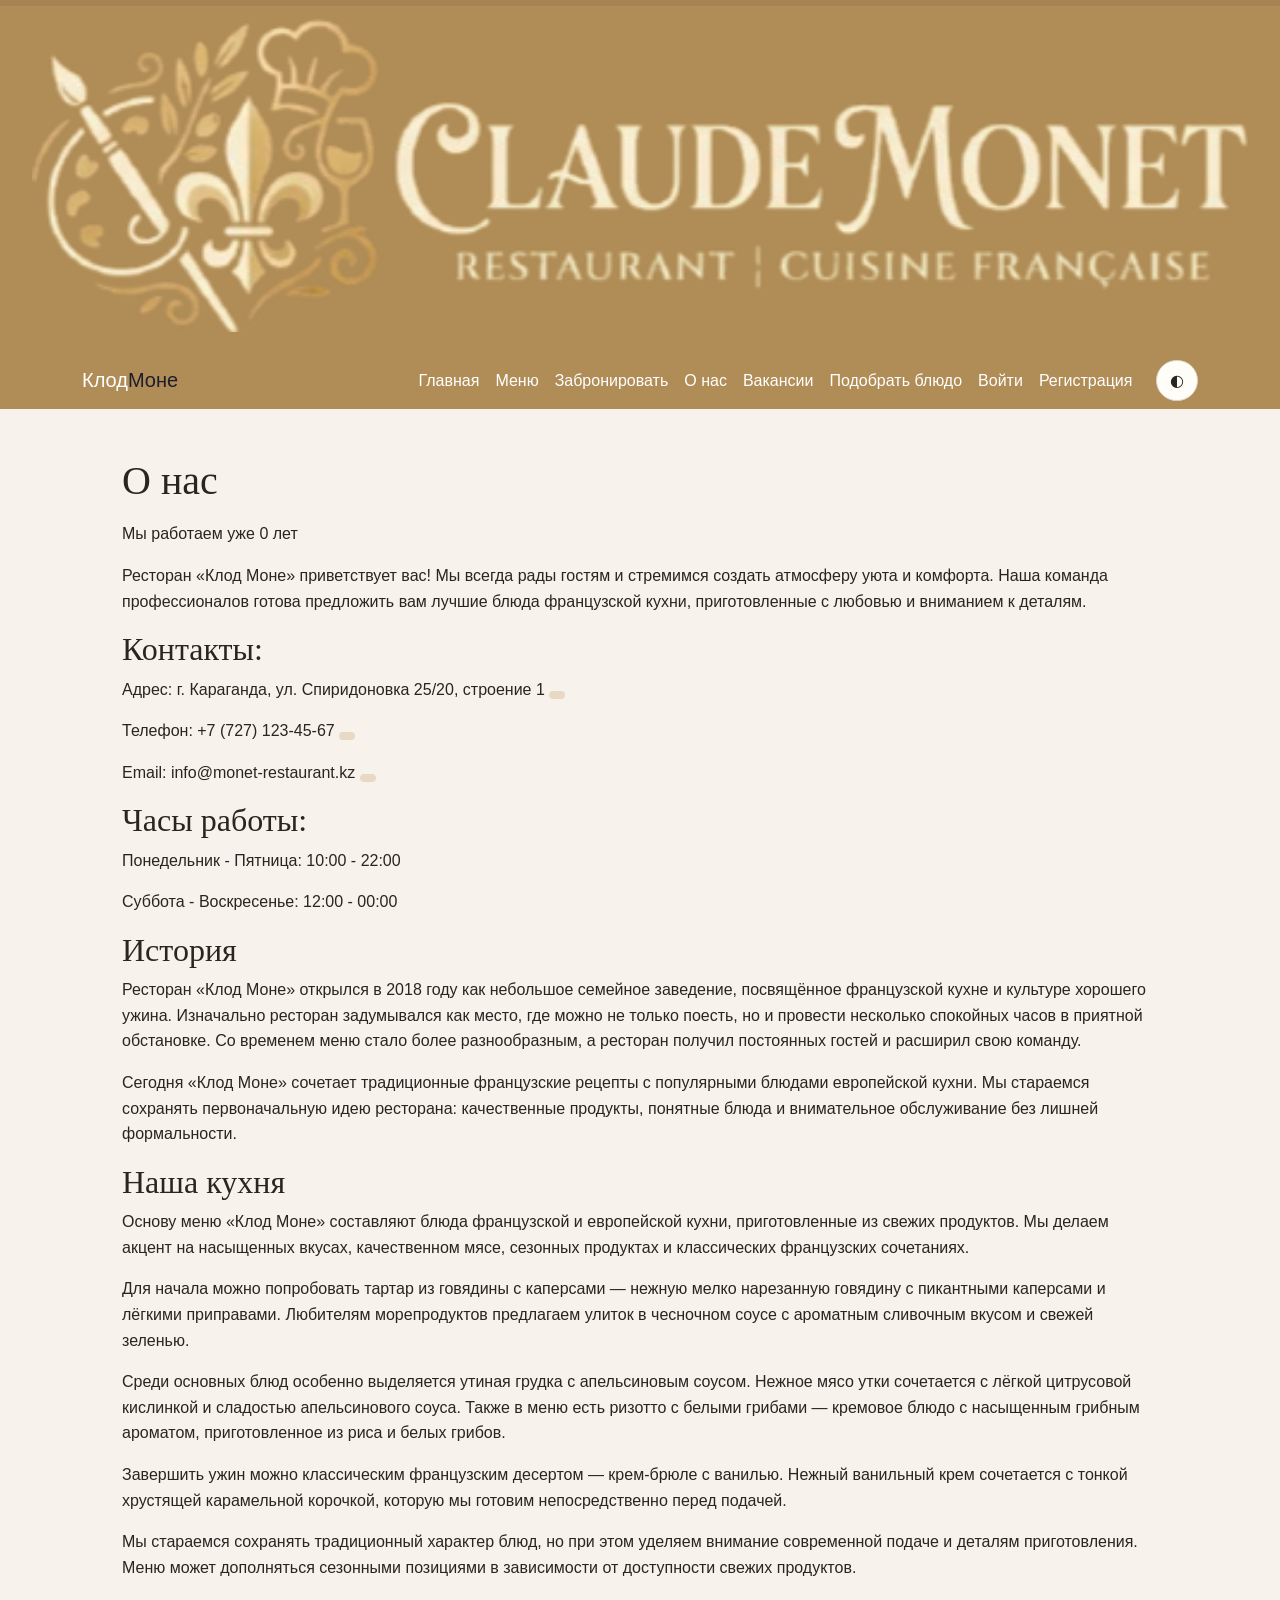
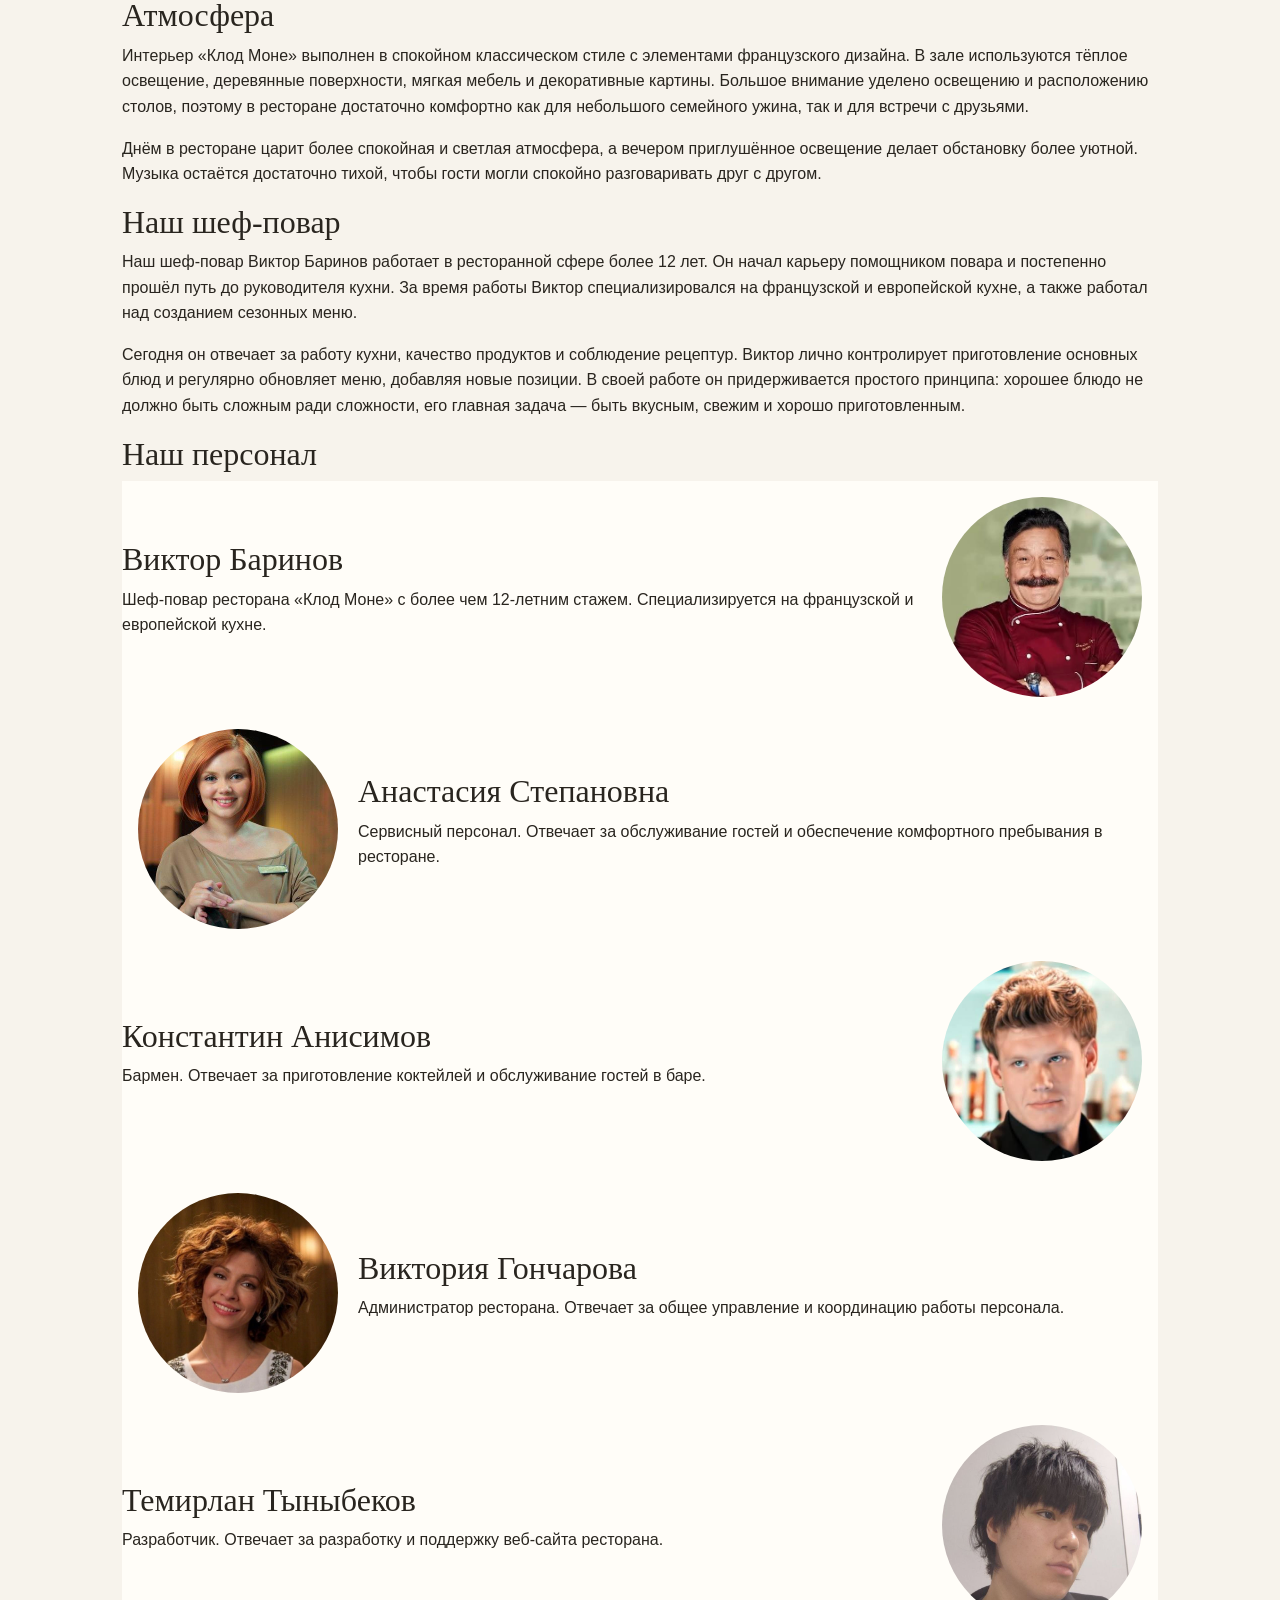
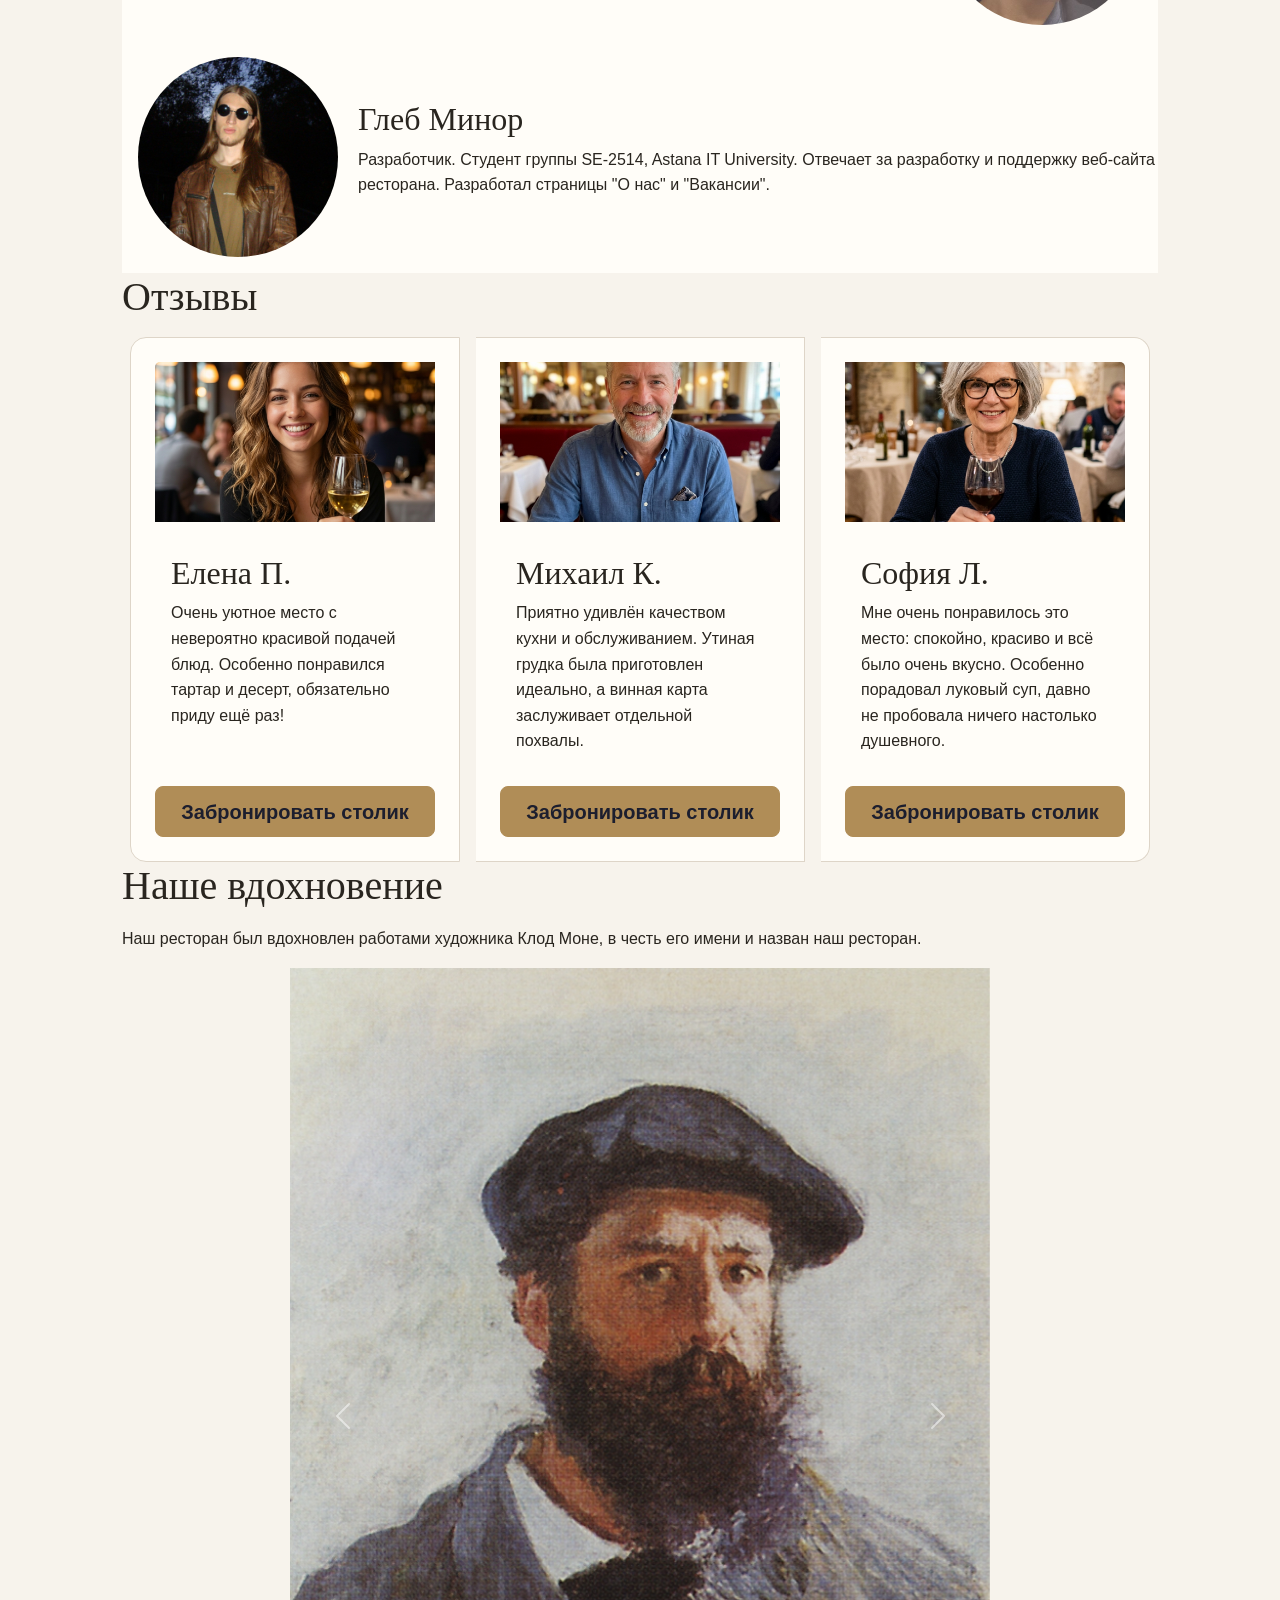
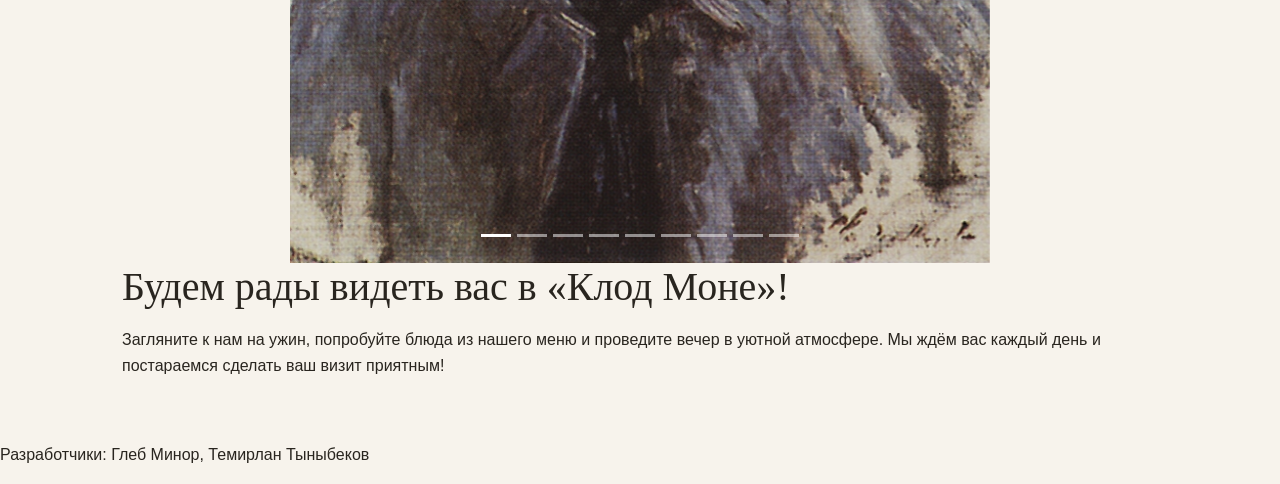
<file: about.html>
<!DOCTYPE html>
<html lang="ru">

<head>
    <meta charset="UTF-8">
    <meta name="viewport" content="width=device-width, initial-scale=1.0">  
    <title>About Us</title>
    <link
        href="https://cdn.jsdelivr.net/npm/bootstrap@5.3.3/dist/css/bootstrap.min.css"
        rel="stylesheet">
    <link
        rel="stylesheet"
        href="css/style.css">
    <link
        rel="stylesheet"
        href="css/theme.css">
    <!--Автор страницы - Глеб-->

    <script src="https://code.jquery.com/jquery-3.7.1.min.js" defer></script>
    
    
<link rel="stylesheet" href="css/components.css"></head>
    
<body>
    <div id="progress-container">
        <div id="progress-bar"></div>
    </div>

    <header id="main-header">
        <img src="images/logo.png" class="logo">
    </header>

    <nav class="navbar navbar-expand-lg custom-background" id="nav">
        <div class="container">
            <a class="navbar-brand text-white" href="index.html">
                Клод<span id="diff-color-cpan">Моне</span>
            </a>

            <button
                class="navbar-toggler"
                type="button"
                data-bs-toggle="collapse"
                data-bs-target="#navbarNav"
                aria-controls="navbarNav"
                aria-expanded="false"
                aria-label="Toggle navigation">
                <span class="navbar-toggler-icon"></span>
            </button>

            <div class="collapse navbar-collapse" id="navbarNav">
                <div class="navbar-nav ms-auto">
                    <a class="nav-link text-white" href="index.html">
                        Главная
                    </a>
                    <a class="nav-link text-white" href="menu.html">
                        Меню
                    </a>
                    <a class="nav-link text-white" href="booking.html">
                        Забронировать
                    </a>
                    <a class="nav-link text-white" href="about.html">
                        О нас
                    </a>
                    <a class="nav-link text-white" href="join.html">
                        Вакансии
                    </a>
                    <a class="nav-link text-white" href="pickdish.html">
                        Подобрать блюдо
                    </a>
                    <a class="nav-link text-white" href="login.html">Войти</a>
                    <a class="nav-link text-white" href="signup.html">Регистрация</a>
                    <button id="theme-toggle" class="theme-btn ms-lg-3" type="button" aria-label="Сменить тему">
                        <img src="images/theme-button.png" alt="" class="theme-icon">
                    </button>
                </div>
            </div>
         </div>
    </nav>
    
    <div class="about">
        <h1>О нас</h1>
        <p class="about-text">
            Мы работаем уже <span class="counter" data-target="10">0</span> лет
        </p>
        <p>Ресторан «Клод Моне» приветствует вас! Мы всегда рады гостям и стремимся создать атмосферу уюта и комфорта. Наша команда профессионалов готова предложить вам лучшие блюда французской кухни, приготовленные с любовью и вниманием к деталям.</p>
        <h2>Контакты:</h2>
        <p>Адрес: <span class="copy-text">г. Караганда, ул. Спиридоновка 25/20, строение 1</span> <button type="button" class="copy-btn"></button></p>
        <p>Телефон: <span class="copy-text">+7 (727) 123-45-67</span> <button type="button" class="copy-btn"></button></p>
        <p>Email: <span class="copy-text">info@monet-restaurant.kz</span> <button type="button" class="copy-btn"></button></p>
        <h2>Часы работы:</h2>
        <p>Понедельник - Пятница: 10:00 - 22:00</p>
        <p>Суббота - Воскресенье: 12:00 - 00:00</p>
        <h2>История</h2>
        <p>Ресторан «Клод Моне» открылся в 2018 году как небольшое семейное заведение, посвящённое французской кухне и культуре хорошего ужина. Изначально ресторан задумывался как место, где можно не только поесть, но и провести несколько спокойных часов в приятной обстановке. Со временем меню стало более разнообразным, а ресторан получил постоянных гостей и расширил свою команду.</p>
        <p>Сегодня «Клод Моне» сочетает традиционные французские рецепты с популярными блюдами европейской кухни. Мы стараемся сохранять первоначальную идею ресторана: качественные продукты, понятные блюда и внимательное обслуживание без лишней формальности.</p>
        <h2>Наша кухня</h2>
        <p>Основу меню «Клод Моне» составляют блюда французской и европейской кухни, приготовленные из свежих продуктов. Мы делаем акцент на насыщенных вкусах, качественном мясе, сезонных продуктах и классических французских сочетаниях.</p>
        <p>Для начала можно попробовать тартар из говядины с каперсами — нежную мелко нарезанную говядину с пикантными каперсами и лёгкими приправами. Любителям морепродуктов предлагаем улиток в чесночном соусе с ароматным сливочным вкусом и свежей зеленью.</p>
        <p>Среди основных блюд особенно выделяется утиная грудка с апельсиновым соусом. Нежное мясо утки сочетается с лёгкой цитрусовой кислинкой и сладостью апельсинового соуса. Также в меню есть ризотто с белыми грибами — кремовое блюдо с насыщенным грибным ароматом, приготовленное из риса и белых грибов.</p>
        <p>Завершить ужин можно классическим французским десертом — крем-брюле с ванилью. Нежный ванильный крем сочетается с тонкой хрустящей карамельной корочкой, которую мы готовим непосредственно перед подачей.</p>
        <p>Мы стараемся сохранять традиционный характер блюд, но при этом уделяем внимание современной подаче и деталям приготовления. Меню может дополняться сезонными позициями в зависимости от доступности свежих продуктов.</p>
        <h2>Атмосфера</h2>
        <p>Интерьер «Клод Моне» выполнен в спокойном классическом стиле с элементами французского дизайна. В зале используются тёплое освещение, деревянные поверхности, мягкая мебель и декоративные картины. Большое внимание уделено освещению и расположению столов, поэтому в ресторане достаточно комфортно как для небольшого семейного ужина, так и для встречи с друзьями.</p>
        <p>Днём в ресторане царит более спокойная и светлая атмосфера, а вечером приглушённое освещение делает обстановку более уютной. Музыка остаётся достаточно тихой, чтобы гости могли спокойно разговаривать друг с другом.</p>
        <h2>Наш шеф-повар</h2>
        <p>Наш шеф-повар Виктор Баринов работает в ресторанной сфере более 12 лет. Он начал карьеру помощником повара и постепенно прошёл путь до руководителя кухни. За время работы Виктор специализировался на французской и европейской кухне, а также работал над созданием сезонных меню.</p>
        <p>Сегодня он отвечает за работу кухни, качество продуктов и соблюдение рецептур. Виктор лично контролирует приготовление основных блюд и регулярно обновляет меню, добавляя новые позиции. В своей работе он придерживается простого принципа: хорошее блюдо не должно быть сложным ради сложности, его главная задача — быть вкусным, свежим и хорошо приготовленным.</p>
        <h2>Наш персонал</h2>
        <div class="left no-border">
            <div class="text">
                <h2>Виктор Баринов</h2>
                <p>Шеф-повар ресторана «Клод Моне» с более чем 12-летним стажем. Специализируется на французской и европейской кухне.</p>
            </div>
            <img src="images/Viktor-chef.jpg" class="staff-img">
        </div>
        <div class="right">
            <div class="text">
                <h2>Анастасия Степановна</h2>
                <p>Сервисный персонал. Отвечает за обслуживание гостей и обеспечение комфортного пребывания в ресторане.</p>
            </div>
            <img src="images/Nastya-waitress.jpg" class="staff-img">
        </div>
        <div class="left">
            <div class="text">
                <h2>Константин Анисимов</h2>
                <p>Бармен. Отвечает за приготовление коктейлей и обслуживание гостей в баре.</p>
            </div>
            <img src="images/Kostya-barman.jpg" class="staff-img">
        </div>
        <div class="right">
            <div class="text">
                <h2>Виктория Гончарова</h2>
                <p>Администратор ресторана. Отвечает за общее управление и координацию работы персонала.</p>
            </div>
            <img src="images/Vika-admin.jpg" class="staff-img">
        </div>
        <div class="left">
            <div class="text">
                <h2>Темирлан Тыныбеков</h2>
                <p>Разработчик. Отвечает за разработку и поддержку веб-сайта ресторана.</p>
            </div>
            <img src="images/Temirlan.jpg" class="staff-img">
        </div>
        <div class="right">
            <div class="text">
                <h2>Глеб Минор</h2>
                <p>Разработчик. Студент группы SE-2514, Astana IT University. Отвечает за разработку и поддержку веб-сайта ресторана. Разработал страницы "О нас" и "Вакансии".</p>
            </div>
            <img src="images/Gleb.jpg" class="staff-img">
        </div>

        <h1>Отзывы</h2>

        <div class="card-group">
            <div class="card mx-2">
                    <img src="images/elena.jfif" class="card-img-top">
                    <div class="card-body">
                        <h2 class="card-title">Елена П.</h2>
                        <p class="card-text">Очень уютное место с невероятно красивой подачей блюд. Особенно понравился тартар и десерт, обязательно приду ещё раз!</p>
                    </div>
                    <button class="btn btn-outline-dark btn-lg" active
                            onclick="window.location.href='booking.html'">Забронировать столик</button>
                </div>

            <div class="card mx-2">
                    <img src="images/mihail.jfif" class="card-img-top">
                    <div class="card-body">
                        <h2 class="card-title">Михаил К.</h2>
                        <p class="card-text">Приятно удивлён качеством кухни и обслуживанием. Утиная грудка была приготовлен идеально, а винная карта заслуживает отдельной похвалы.</p>
                    </div>
                    <button class="btn btn-outline-dark btn-lg" active
                            onclick="window.location.href='booking.html'">Забронировать столик</button>
                </div>

            <div class="card mx-2">
                    <img src="images/sofia.jfif" class="card-img-top">
                    <div class="card-body">
                        <h2 class="card-title">София Л.</h2>
                        <p class="card-text">Мне очень понравилось это место: спокойно, красиво и всё было очень вкусно. Особенно порадовал луковый суп, давно не пробовала ничего настолько душевного.</p>
                    </div>
                    <button class="btn btn-outline-dark btn-lg" active
                            onclick="window.location.href='booking.html'">Забронировать столик</button>
            </div>
        </div>

        <div>
            <h1>Наше вдохновение</h1>
            <p>Наш ресторан был вдохновлен работами художника Клод Моне, в честь его имени и назван наш ресторан.</p>
            
            <div id="monetPics" class="carousel slide mx-auto" style="max-width: 700px;">

                <div class="carousel-indicators">
                    <button type="button" data-bs-target="#monetPics" data-bs-slide-to="0" class="active" aria-current="true" aria-label="Слайд 1"></button>
                    <button type="button" data-bs-target="#monetPics" data-bs-slide-to="1" aria-label="Слайд 2"></button>
                    <button type="button" data-bs-target="#monetPics" data-bs-slide-to="2" aria-label="Слайд 3"></button>
                    <button type="button" data-bs-target="#monetPics" data-bs-slide-to="3" aria-label="Слайд 4"></button>
                    <button type="button" data-bs-target="#monetPics" data-bs-slide-to="4" aria-label="Слайд 5"></button>
                    <button type="button" data-bs-target="#monetPics" data-bs-slide-to="5" aria-label="Слайд 6"></button>
                    <button type="button" data-bs-target="#monetPics" data-bs-slide-to="6" aria-label="Слайд 7"></button>
                    <button type="button" data-bs-target="#monetPics" data-bs-slide-to="7" aria-label="Слайд 8"></button>
                    <button type="button" data-bs-target="#monetPics" data-bs-slide-to="8" aria-label="Слайд 9"></button>
                </div>

                <div class="carousel-inner">

                    <div class="carousel-item active">
                        <img src="images/carousel/pic9.jpg" class="d-block w-100">
                    </div>

                    <div class="carousel-item">
                        <img src="images/carousel/pic8.jpg" class="d-block w-100">
                    </div>

                    <div class="carousel-item">
                        <img src="images/carousel/pic7.jpg" class="d-block w-100">
                    </div>

                    <div class="carousel-item">
                        <img src="images/carousel/pic6.jpg" class="d-block w-100">
                    </div>

                    <div class="carousel-item">
                        <img src="images/carousel/pic5.jpg" class="d-block w-100">
                    </div>

                    <div class="carousel-item">
                        <img src="images/carousel/pic4.jpg" class="d-block w-100">
                    </div>

                    <div class="carousel-item">
                        <img src="images/carousel/pic3.jpg" class="d-block w-100">
                    </div>

                    <div class="carousel-item">
                        <img src="images/carousel/pic2.jpg" class="d-block w-100">
                    </div>

                    <div class="carousel-item">
                        <img src="images/carousel/pic1.jpg" class="d-block w-100">
                    </div>

                </div>

                <button class="carousel-control-prev"
                        type="button"
                        data-bs-target="#monetPics"
                        data-bs-slide="prev">
                    <span class="carousel-control-prev-icon"></span>
                    <span class="visually-hidden">Предыдущий</span>
                </button>

                <button class="carousel-control-next"
                        type="button"
                        data-bs-target="#monetPics"
                        data-bs-slide="next">
                    <span class="carousel-control-next-icon"></span>
                    <span class="visually-hidden">Следующий</span>
                </button>

            </div>
        </div>

        <h1>Будем рады видеть вас в «Клод Моне»!</h1>
        <p>Загляните к нам на ужин, попробуйте блюда из нашего меню и проведите вечер в уютной атмосфере. Мы ждём вас каждый день и постараемся сделать ваш визит приятным!</p>
    </div>

    <footer>
        <p>Разработчики: Глеб Минор, Темирлан Тыныбеков</p>
    </footer>

    <script src="https://cdn.jsdelivr.net/npm/bootstrap@5.3.3/dist/js/bootstrap.bundle.min.js"></script>
    
    <div id="toast-container"></div>

<script src="js/theme.js" defer></script>
<script src="js/main.js" defer></script>
<script src="js/auth-nav.js" defer></script>
</body>
</html>
</file>
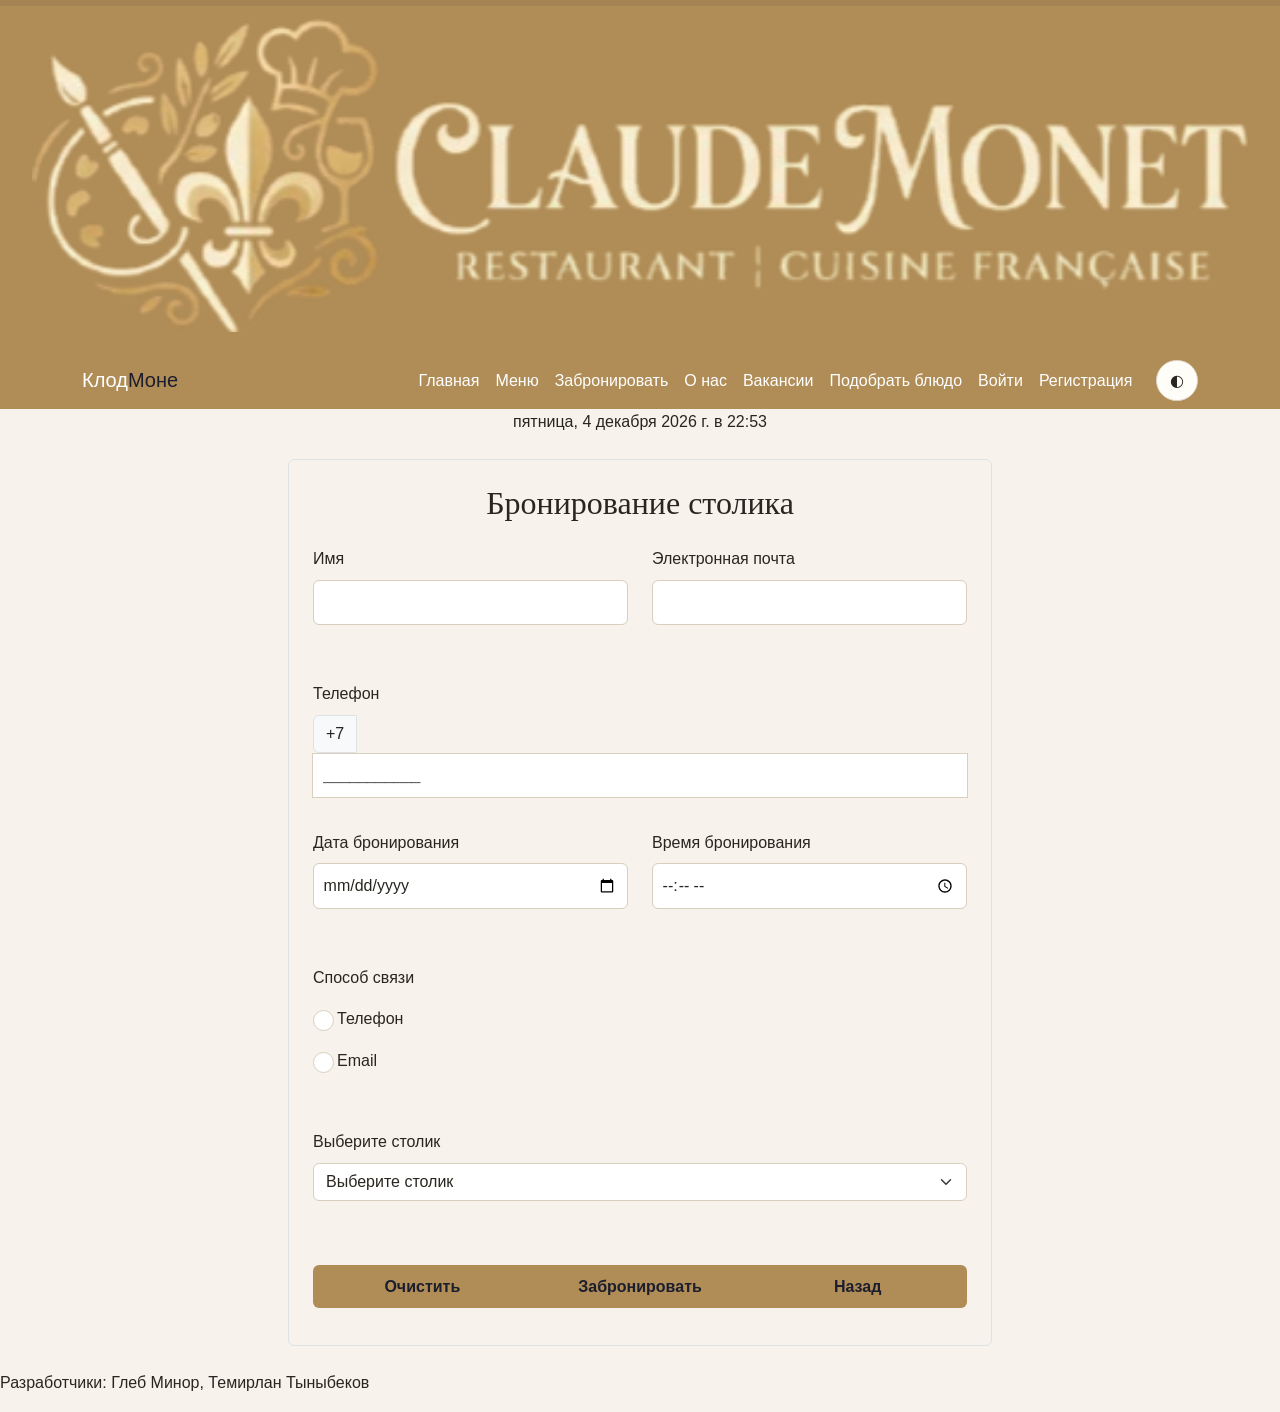
<file: booking.html>
<!DOCTYPE html>
<html lang="ru">

<head>
    <meta charset="UTF-8">
    <meta name="viewport" content="width=device-width, initial-scale=1.0">  
    <title>Book a table</title>
    <link
        href="https://cdn.jsdelivr.net/npm/bootstrap@5.3.3/dist/css/bootstrap.min.css"
        rel="stylesheet">
    <link rel="stylesheet" href="css/style.css">
    
    <link
        rel="stylesheet"
        href="css/theme.css">
    <!--Автор страницы - Глеб-->

    <script src="https://code.jquery.com/jquery-3.7.1.min.js" defer></script>
    
    
<link rel="stylesheet" href="css/components.css"></head>
    
<body>
    <div id="progress-container">
        <div id="progress-bar"></div>
    </div>

    <header id="main-header">
        <img src="images/logo.png" class="logo">
    </header>

    <nav class="navbar navbar-expand-lg custom-background" id="nav">
        <div class="container">
            <a class="navbar-brand text-white" href="index.html">
                Клод<span id="diff-color-cpan">Моне</span>
            </a>

            <button
                class="navbar-toggler"
                type="button"
                data-bs-toggle="collapse"
                data-bs-target="#navbarNav"
                aria-controls="navbarNav"
                aria-expanded="false"
                aria-label="Toggle navigation">
                <span class="navbar-toggler-icon"></span>
            </button>

            <div class="collapse navbar-collapse" id="navbarNav">
                <div class="navbar-nav ms-auto">
                    <a class="nav-link text-white" href="index.html">
                        Главная
                    </a>
                    <a class="nav-link text-white" href="menu.html">
                        Меню
                    </a>
                    <a class="nav-link text-white" href="booking.html">
                        Забронировать
                    </a>
                    <a class="nav-link text-white" href="about.html">
                        О нас
                    </a>
                    <a class="nav-link text-white" href="join.html">
                        Вакансии
                    </a>
                    <a class="nav-link text-white" href="pickdish.html">
                        Подобрать блюдо
                    </a>
                    <a class="nav-link text-white" href="login.html">Войти</a>
                    <a class="nav-link text-white" href="signup.html">Регистрация</a>
                    <button id="theme-toggle" class="theme-btn ms-lg-3" type="button" aria-label="Сменить тему">
                        <img src="images/theme-button.png" alt="" class="theme-icon">
                    </button>
                </div>
            </div>
         </div>
    </nav>

    <div id="datetime"></div>

    <form id="booking-form" novalidate class="mx-auto p-4 mt-4 mb-4 border rounded" style="max-width: 44rem;">
        <h2 class="text-center">Бронирование столика</h2>
        <div class="row">

            <div class="col-12 col-md-6 mb-3">
                <label for="name" class="form-label">Имя</label>
                <input type="text" id="name" class="form-control">
                <div class="error" id="name-error"></div>
            </div>

            <div class="col-12 col-md-6 mb-3">
                <label for="email" class="form-label">Электронная почта</label>
                <input type="text" inputmode="email" id="email" class="form-control">
                <div class="error" id="email-error"></div>
            </div>

            <div>
                <div class="mb-3">
                    <label for="phone" class="form-label">Телефон</label>
                    <div class="input-group">
                        <span class="input-group-text">+7</span>
                        <input type="tel" id="phone" class="form-control" placeholder="___________">
                        <div class="error" id="phone-error"></div>
                    </div>
                </div>
            </div>

            <div class="col-12 col-md-6 mb-3">
                <label for="date" class="form-label">Дата бронирования</label>
                <input type="date" id="date" class="form-control">
                <div class="error" id="date-error"></div>
            </div>

            <div class="col-12 col-md-6 mb-3">
                <label for="time" class="form-label">Время бронирования</label>
                <input type="time" id="time" class="form-control">
                <div class="error" id="time-error"></div>
            </div>

            <div class="mb-3">
                <label class="form-label">Способ связи</label>

                <div class="form-check">
                    <input class="form-check-input" type="radio" name="contact" id="contactPhone">
                    <label class="form-check-label" for="contactPhone">
                        Телефон
                    </label>
                </div>

                <div class="form-check">
                    <input class="form-check-input" type="radio" name="contact" id="contactEmail">
                    <label class="form-check-label" for="contactEmail">
                        Email
                    </label>
                </div>

                <div class="error" id="contact-error"></div>
            </div>

            <div class="mb-3">
                <label for="table" class="form-label">Выберите столик</label>

                <select id="table" class="form-select">
                    <option value="" selected>Выберите столик</option>
                    <option>Столик №1</option>
                    <option>Столик №2</option>
                    <option>Столик №3</option>
                    <option>Столик №4</option>
                    <option>Столик №5</option>
                    <option>Столик №6</option>
                    <option>Столик №7</option>
                    <option>Столик №8</option>
                    <option>Столик №9</option>
                </select>
                <div class="error" id="table-error"></div>
            </div>

            <div class="btn-group">
                <button type="reset" class="btn btn-outline-danger">Очистить</button>
                <button type="submit" class="btn btn-outline-success">Забронировать</button>
                <button type="button" class="btn btn-outline-dark"
                        onclick="window.location.href='index.html'">Назад</button>
            </div>
        </div>
    
    <p id="form-success" class="form-message" role="status" aria-live="polite"></p></form>

    <footer>
        <p>Разработчики: Глеб Минор, Темирлан Тыныбеков</p>
    </footer>

    <script src="https://cdn.jsdelivr.net/npm/bootstrap@5.3.3/dist/js/bootstrap.bundle.min.js"></script>
    
    
    

<script src="js/theme.js" defer></script>
<script src="js/main.js" defer></script>
<script src="js/auth-nav.js" defer></script>

<script src="js/booking.js" defer></script>
</body>
</html>
</file>
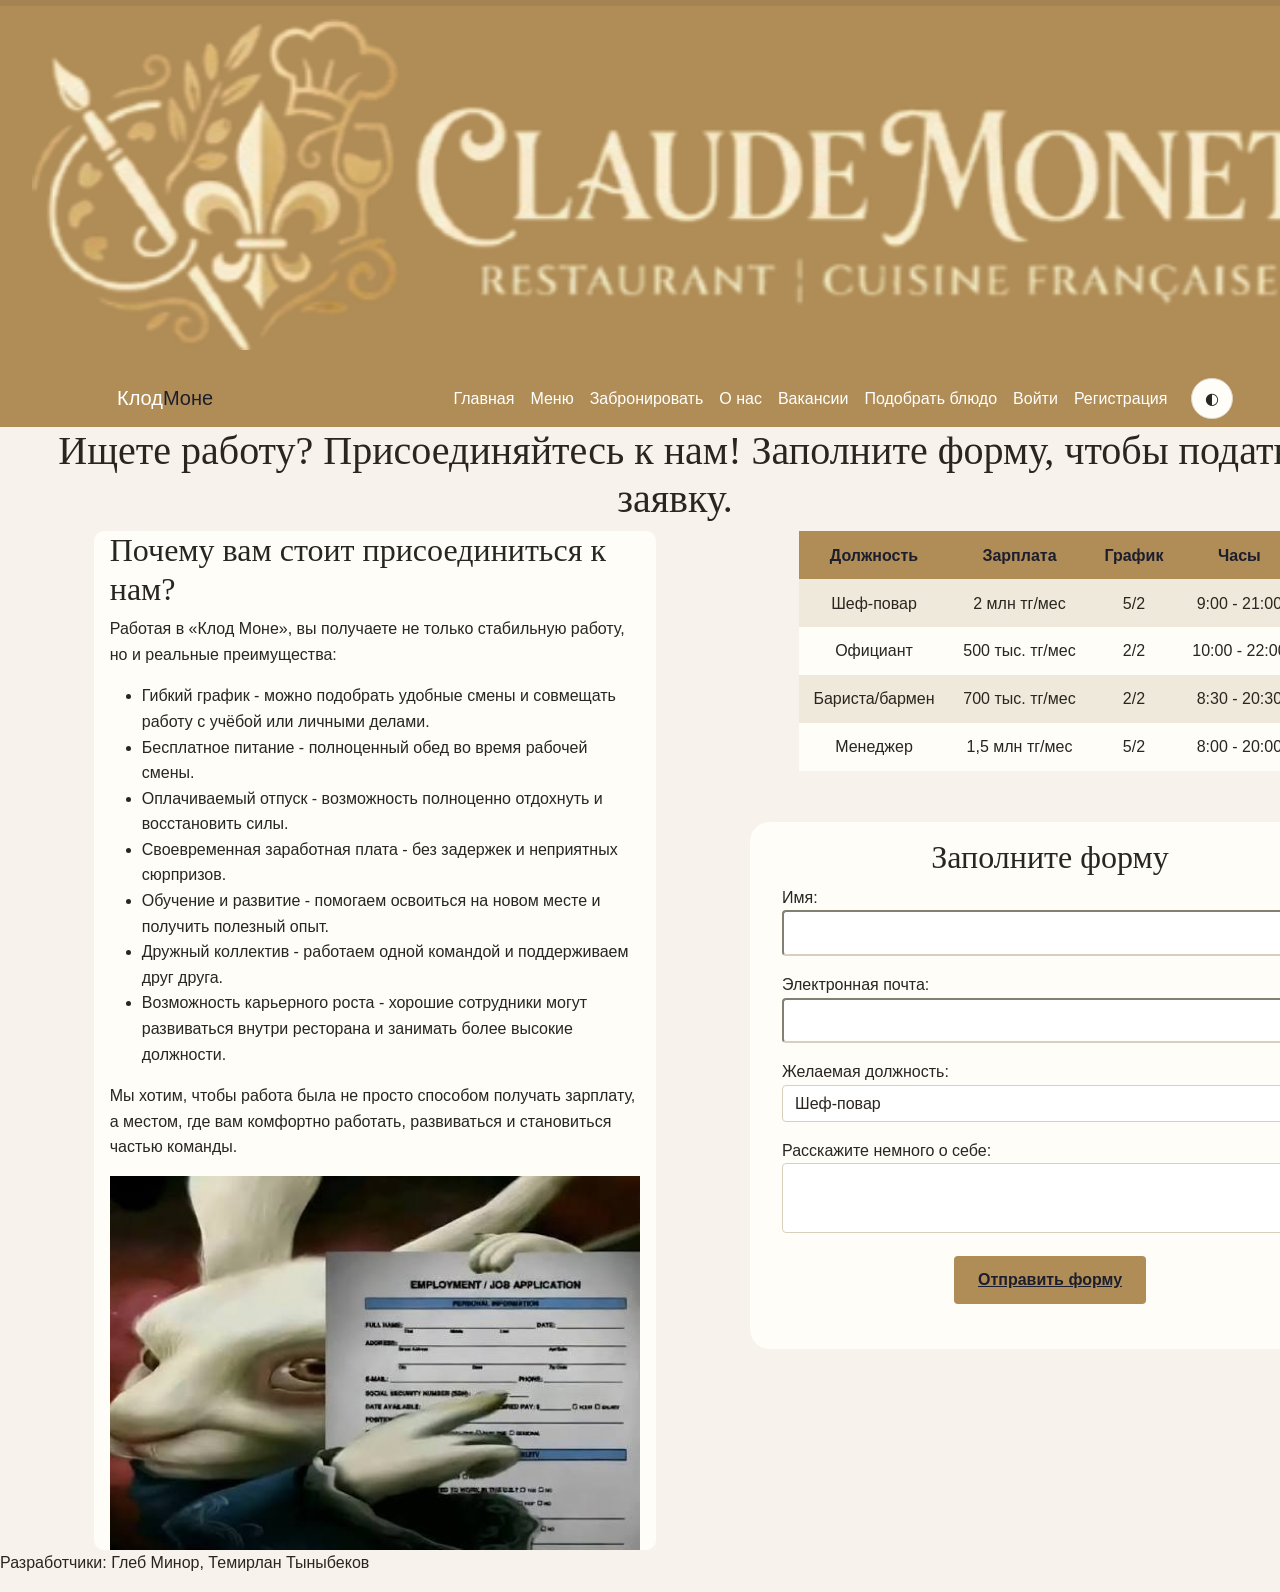
<file: join.html>
<!DOCTYPE html>
<html lang="ru">

<head>
    <link rel="stylesheet" href="css/style.css">
    <meta charset="UTF-8">
    <meta name="viewport" content="width=device-width, initial-scale=1.0">  
    <title>Join</title>
    <link
        href="https://cdn.jsdelivr.net/npm/bootstrap@5.3.3/dist/css/bootstrap.min.css"
        rel="stylesheet">
    <link
        rel="stylesheet"
        href="css/style.css">
    <link
        rel="stylesheet"
        href="css/theme.css">
    <!--Автор страницы - Глеб-->

    <script src="https://code.jquery.com/jquery-3.7.1.min.js" defer></script>
    
    
<link rel="stylesheet" href="css/components.css"></head>
    
<body>
    <div id="progress-container">
        <div id="progress-bar"></div>
    </div>

    <div class="layout">
        <header id="main-header">
            <img src="images/logo.png" class="logo">
        </header>

        <nav class="navbar navbar-expand-lg custom-background" id="nav">
        <div class="container">
            <a class="navbar-brand text-white" href="index.html">
                Клод<span id="diff-color-cpan">Моне</span>
            </a>

            <button
                class="navbar-toggler"
                type="button"
                data-bs-toggle="collapse"
                data-bs-target="#navbarNav"
                aria-controls="navbarNav"
                aria-expanded="false"
                aria-label="Toggle navigation">
                <span class="navbar-toggler-icon"></span>
            </button>

            <div class="collapse navbar-collapse" id="navbarNav">
                <div class="navbar-nav ms-auto">
                    <a class="nav-link text-white" href="index.html">
                        Главная
                    </a>
                    <a class="nav-link text-white" href="menu.html">
                        Меню
                    </a>
                    <a class="nav-link text-white" href="booking.html">
                        Забронировать
                    </a>
                    <a class="nav-link text-white" href="about.html">
                        О нас
                    </a>
                    <a class="nav-link text-white" href="join.html">
                        Вакансии
                    </a>
                    <a class="nav-link text-white" href="pickdish.html">
                        Подобрать блюдо
                    </a>
                    <a class="nav-link text-white" href="login.html">Войти</a>
                    <a class="nav-link text-white" href="signup.html">Регистрация</a>
                    <button id="theme-toggle" class="theme-btn ms-lg-3" type="button" aria-label="Сменить тему">
                        <img src="images/theme-button.png" alt="" class="theme-icon">
                    </button>
                </div>
            </div>
         </div>
    </nav>

        <div class="apply"><h1>Ищете работу? Присоединяйтесь к нам! Заполните форму, чтобы подать заявку.</h1></div>

        <aside class="whyus">
            <h2>Почему вам стоит присоединиться к нам?</h2>
            <p>Работая в «Клод Моне», вы получаете не только стабильную работу, но и реальные преимущества:</p>
            <ul>
                <li>Гибкий график - можно подобрать удобные смены и совмещать работу с учёбой или личными делами.</li>
                <li>Бесплатное питание - полноценный обед во время рабочей смены.</li>
                <li>Оплачиваемый отпуск - возможность полноценно отдохнуть и восстановить силы.</li>
                <li>Своевременная заработная плата - без задержек и неприятных сюрпризов.</li>
                <li>Обучение и развитие - помогаем освоиться на новом месте и получить полезный опыт.</li>
                <li>Дружный коллектив - работаем одной командой и поддерживаем друг друга.</li>
                <li>Возможность карьерного роста - хорошие сотрудники могут развиваться внутри ресторана и занимать более высокие должности.</li>
            </ul>
            <p>Мы хотим, чтобы работа была не просто способом получать зарплату, а местом, где вам комфортно работать, развиваться и становиться частью команды.</p>
            <div class="meme"><img src="images/meme.jpg"></div>
        </aside>

        <main class="content">
            <table class="vacancies">
                <tr class="vacancies-title">
                    <th>Должность</th>
                    <th>Зарплата</th>
                    <th>График</th>
                    <th>Часы</th>
                </tr>
                <tr>
                    <td>Шеф-повар</td>
                    <td>2 млн тг/мес</td>
                    <td>5/2</td>
                    <td>9:00 - 21:00</td>
                </tr>
                <tr>
                    <td>Официант</td>
                    <td>500 тыс. тг/мес</td>
                    <td>2/2</td>
                    <td>10:00 - 22:00</td>
                </tr>
                <tr>
                    <td>Бариста/бармен</td>
                    <td>700 тыс. тг/мес</td>
                    <td>2/2</td>
                    <td>8:30 - 20:30</td>
                </tr>
                <tr>
                    <td>Менеджер</td>
                    <td>1,5 млн тг/мес</td>
                    <td>5/2</td>
                    <td>8:00 - 20:00</td>
                </tr>
            </table><br><br>
            
            <form novalidate id="application-form">
                <h2>Заполните форму</h2>
                <label for="name">Имя:</label>
                <input type="text" id="name" name="name"><br>
                <label for="email">Электронная почта:</label>
                <input type="text" inputmode="email" id="email" name="email"><br>
                <label for="position">Желаемая должность:</label>
                <select>
                    <option value="chef">Шеф-повар</option>
                    <option value="waiter">Официант</option>
                    <option value="barista">Бариста/бармен</option>
                    <option value="manager">Менеджер</option>
                </select><br>
                <label for="about">Расскажите немного о себе:</label>
                <textarea id="about" name="about"></textarea><br>
                <button type="submit" id="submit-btn">
                    <span class="spinner"></span>
                    <span class="btn-text">Отправить форму</span>
                </button>
            <p id="application-success" class="form-message" role="status" aria-live="polite"></p></form><br><br>
        </main>
        <footer>
            <p>Разработчики: Глеб Минор, Темирлан Тыныбеков</p>
        </footer>
    </div>

    <script src="https://cdn.jsdelivr.net/npm/bootstrap@5.3.3/dist/js/bootstrap.bundle.min.js"></script>
    
    <div id="toast-container"></div>

<script src="js/theme.js" defer></script>
<script src="js/main.js" defer></script>
<script src="js/auth-nav.js" defer></script>
<script src="js/join.js" defer></script>
</body>
</html>
</file>
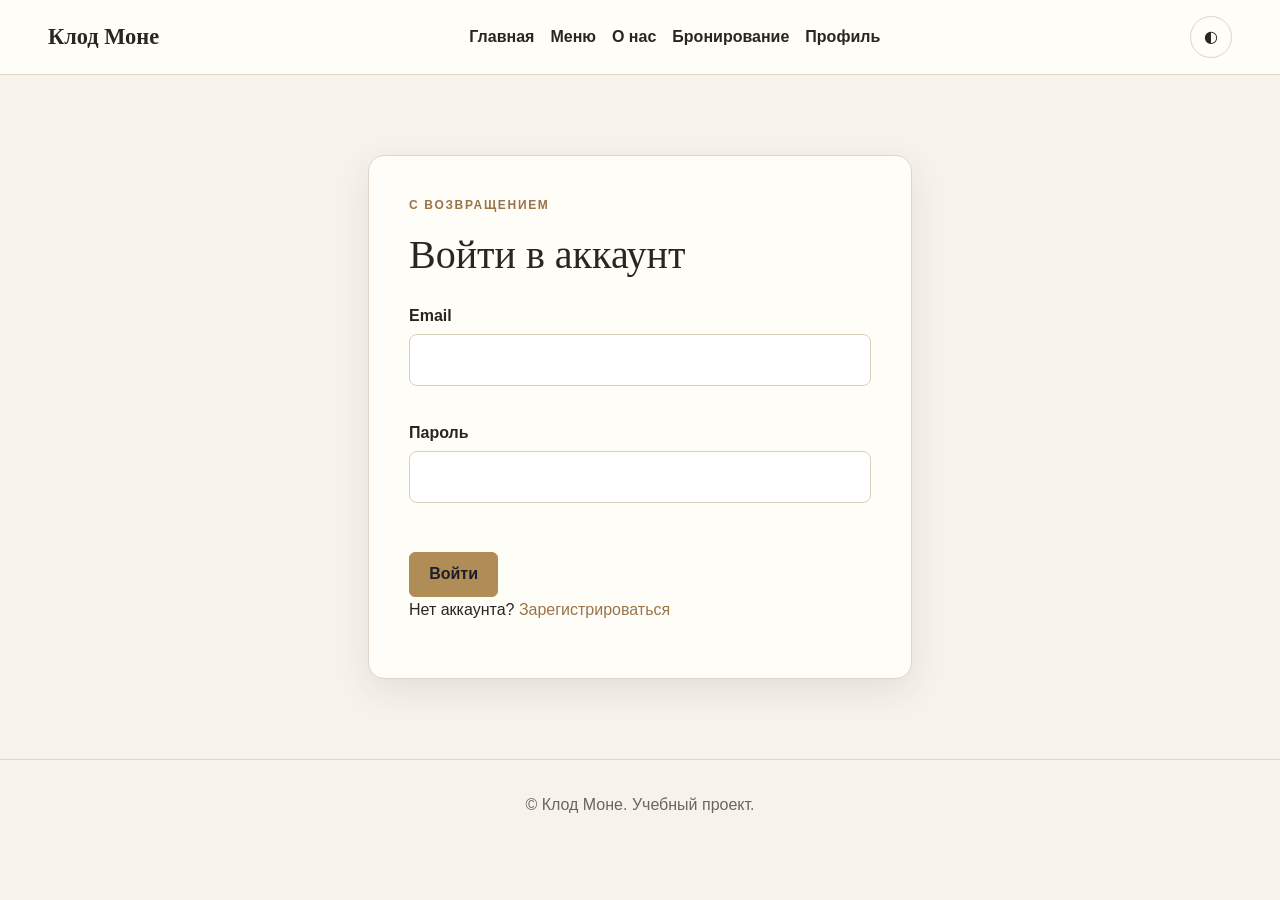
<file: login.html>
<!doctype html>
<html lang="ru">
    <head>
        <meta charset="utf-8">
        <meta name="viewport" content="width=device-width, initial-scale=1">

        <title>Вход — Клод Моне</title>
        <link href="https://cdn.jsdelivr.net/npm/bootstrap@5.3.3/dist/css/bootstrap.min.css" rel="stylesheet">

        <link rel="stylesheet" href="css/style.css">
        <link rel="stylesheet" href="css/theme.css">
        <link rel="stylesheet" href="css/components.css">
    </head>
    
    <body>
        <header class="site-header">
            <a class="brand" href="index.html">Клод Моне</a>
            <nav aria-label="Основная навигация">
                <a href="index.html">Главная</a>
                <a href="menu.html">Меню</a>
                <a href="about.html">О нас</a>
                <a href="booking.html">Бронирование</a>
                <a href="profile.html" id="profile-nav-link">Профиль</a>
            </nav>
            <button id="theme-toggle" class="theme-btn" type="button" aria-label="Переключить тему">◐</button>
        </header>

        <main class="auth-main container">
            <section class="auth-card">
                <p class="eyebrow">С возвращением</p>
                <h1>Войти в аккаунт</h1>

                <form id="login-form" novalidate>
                    <label for="login-email">Email</label>
                    <input id="login-email" name="email" type="text" inputmode="email" autocomplete="email">
                    <small class="field-error" id="login-email-error"></small>

                    <label for="login-password">Пароль</label>
                    <input id="login-password" name="password" type="password" autocomplete="current-password">
                    <small class="field-error" id="login-password-error"></small>

                    <p class="form-message" id="login-message" role="status"></p>
                    <button class="btn" type="submit">Войти</button>
                </form>

                <p>Нет аккаунта? <a href="signup.html">Зарегистрироваться</a></p>
            </section>
        </main>
        
        <footer class="site-footer"><p>© Клод Моне. Учебный проект.</p></footer>

        <script src="js/theme.js" defer></script>
        <script src="js/main.js" defer></script>
        <script src="js/auth.js" defer></script>
        <script src="js/auth-nav.js" defer></script>
    </body>
</html>
</file>
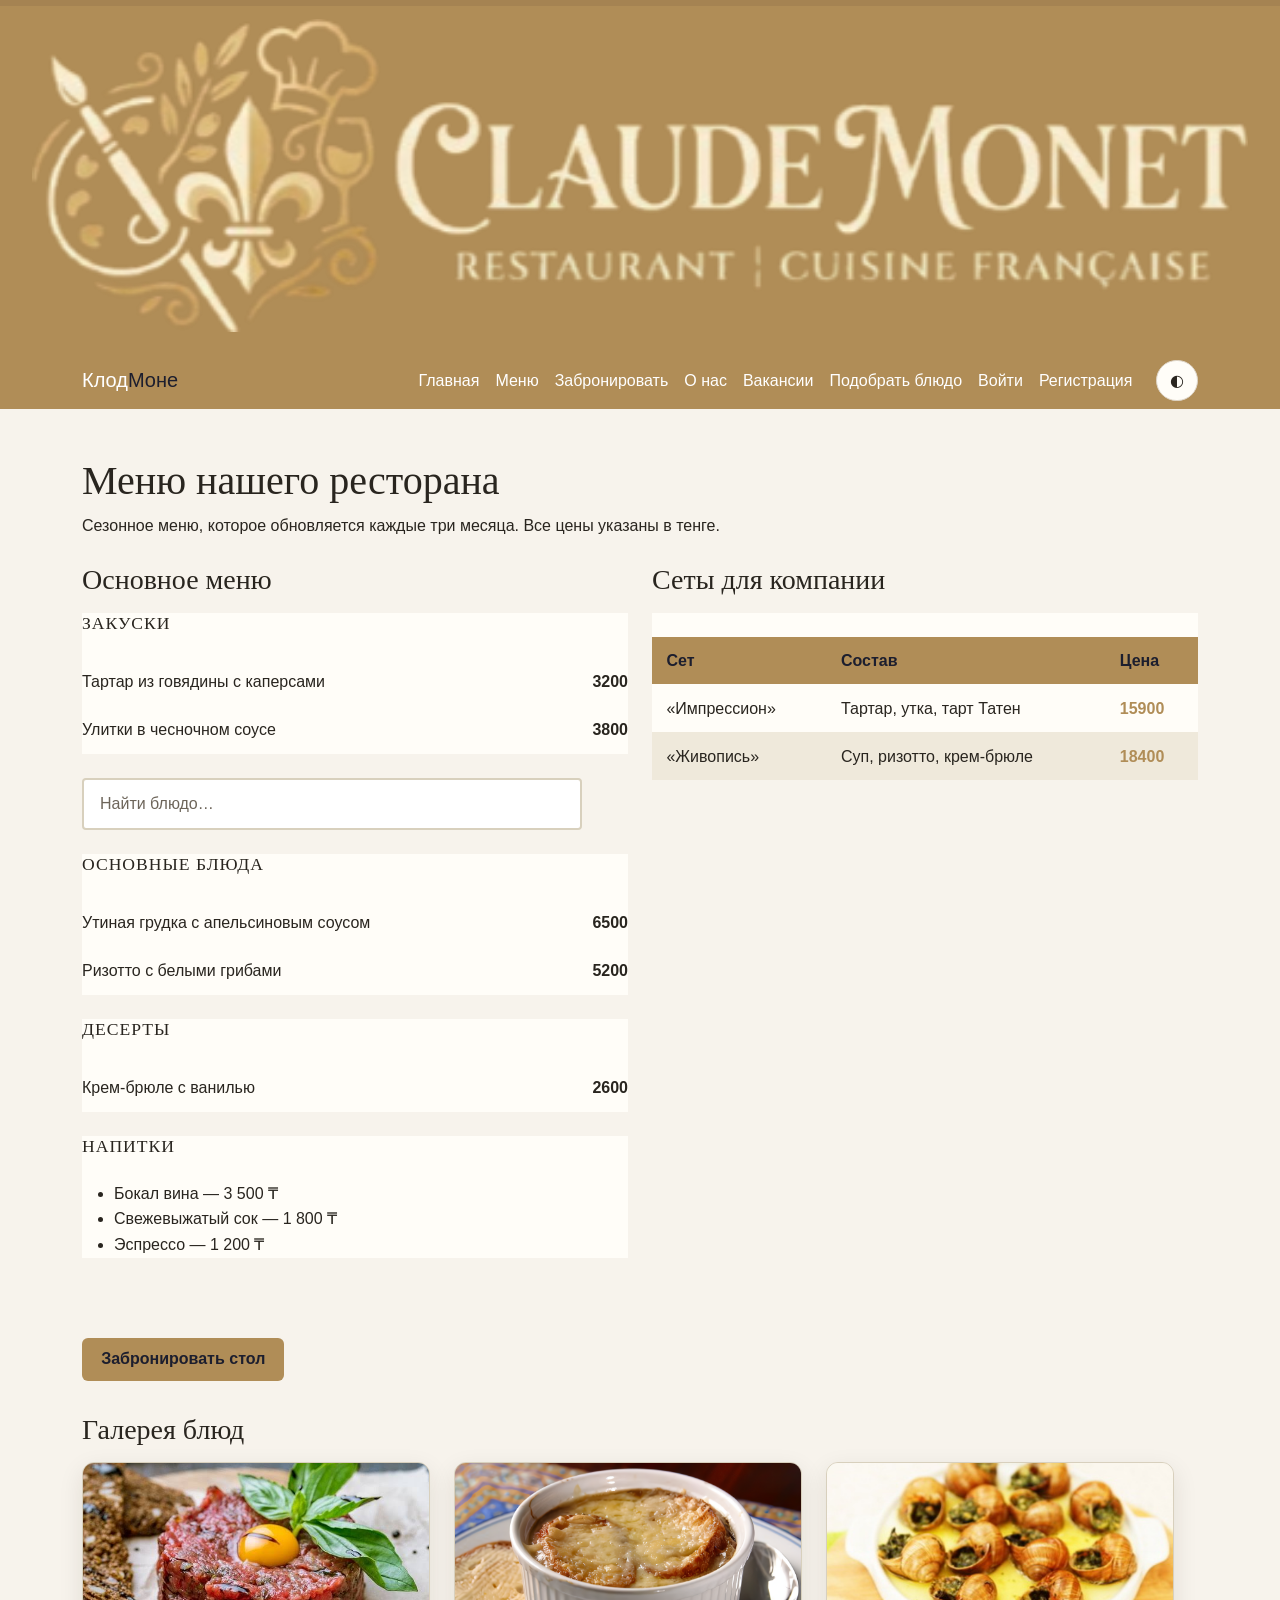
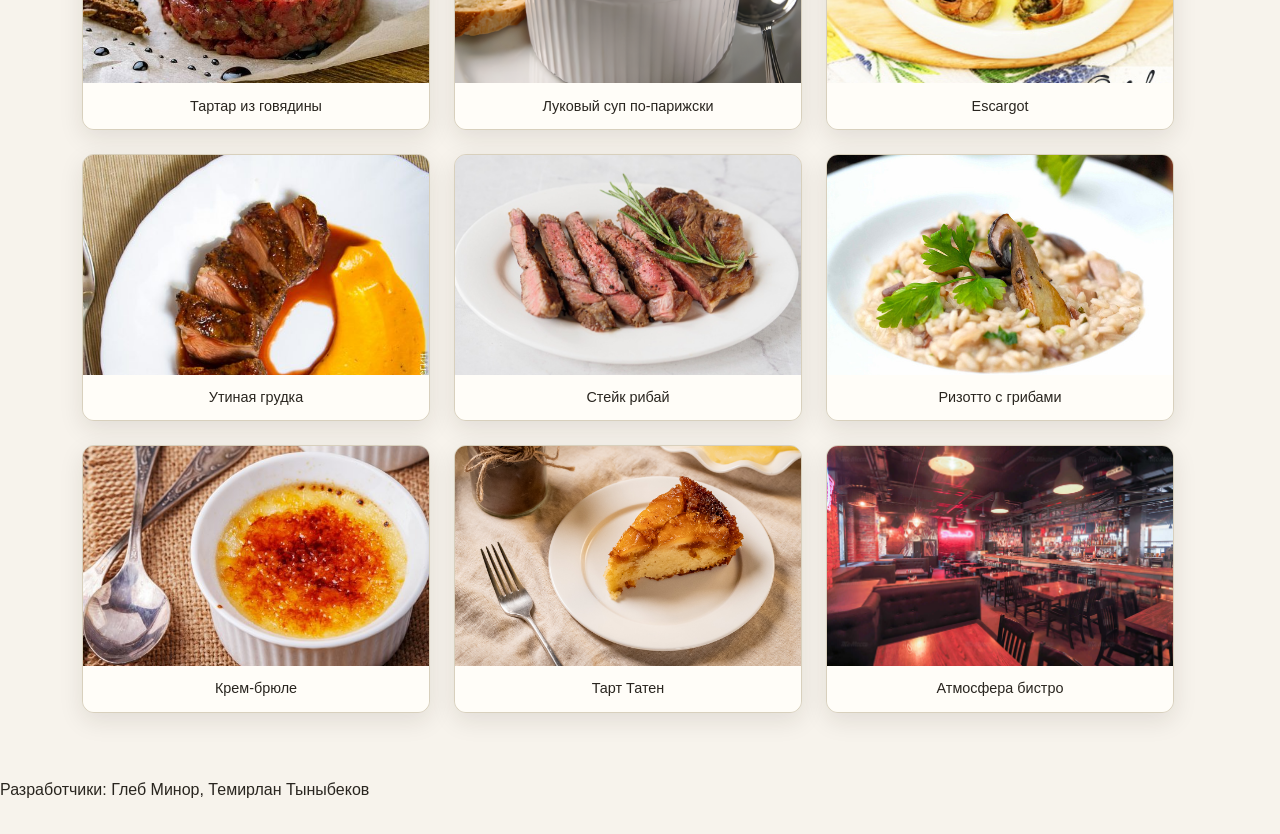
<file: menu.html>
<!DOCTYPE html>
<html lang="ru">
<head>
    <meta charset="UTF-8">
    <meta name="viewport" content="width=device-width, initial-scale=1.0">
    <title>Menu</title>
    <link
        href="https://cdn.jsdelivr.net/npm/bootstrap@5.3.3/dist/css/bootstrap.min.css"
        rel="stylesheet"
        crossorigin="anonymous">
    <link rel="stylesheet" href="css/style.css">

    <!-- this was added by Gleb to separate theme from other style settings for easier theme switching -->
    <!-- --Theme-- -->
    <link
        rel="stylesheet"
        href="css/theme.css">
    <!-- -------- -->

    
    <!--Автор страницы - Темирлан-->

    <!-- подключил скрипты-->
    <script src="https://code.jquery.com/jquery-3.7.1.min.js" defer></script>
    
    
<link rel="stylesheet" href="css/components.css"></head>
<body>
    <div id="progress-container">
        <div id="progress-bar"></div>
    </div>
    
    <header id="main-header">
        <img src="images/logo.png" class="logo">
    </header>

    <nav class="navbar navbar-expand-lg custom-background" id="nav">
        <div class="container">
            <a class="navbar-brand text-white" href="index.html">
                Клод<span id="diff-color-cpan">Моне</span>
            </a>

            <button
                class="navbar-toggler"
                type="button"
                data-bs-toggle="collapse"
                data-bs-target="#navbarNav"
                aria-controls="navbarNav"
                aria-expanded="false"
                aria-label="Toggle navigation">
                <span class="navbar-toggler-icon"></span>
            </button>

            <div class="collapse navbar-collapse" id="navbarNav">
                <div class="navbar-nav ms-auto">
                    <a class="nav-link text-white" href="index.html">
                        Главная
                    </a>
                    <a class="nav-link text-white" href="menu.html">
                        Меню
                    </a>
                    <a class="nav-link text-white" href="booking.html">
                        Забронировать
                    </a>
                    <a class="nav-link text-white" href="about.html">
                        О нас
                    </a>
                    <a class="nav-link text-white" href="join.html">
                        Вакансии
                    </a>
                    <a class="nav-link text-white" href="pickdish.html">
                        Подобрать блюдо
                    </a>
                    <a class="nav-link text-white" href="login.html">Войти</a>
                    <a class="nav-link text-white" href="signup.html">Регистрация</a>
                    <button id="theme-toggle" class="theme-btn ms-lg-3" type="button" aria-label="Сменить тему">
                        <img src="images/theme-button.png" alt="" class="theme-icon">
                    </button>
                </div>
            </div>
         </div>
    </nav>

    <main class="container py-4 py-lg-5">
        <h1 class="responsive-title">Меню нашего ресторана</h1>
        <p class="responsive-text mb-4">Сезонное меню, которое обновляется каждые три месяца. Все цены указаны в тенге.</p>

        <!-- Task 3: Bootstrap Grid, section 1 — two columns -->
        <section class="row g-4 mb-5" aria-labelledby="menu-sections-title">
            <div class="col-12 col-md-6 col-lg-6">
                <h2 id="menu-sections-title" class="responsive-subtitle mb-3">Основное меню</h2>

                <div class="menu-category mb-4">
                    <h2 class="pb-2 mb-3">Закуски</h2>
                    <div class="menu-item">
                        <span>Тартар из говядины с каперсами</span>
                        <span class="price">3200</span>
                    </div>
                    <div class="menu-item">
                        <span>Улитки в чесночном соусе</span>
                        <span class="price">3800</span>
                    </div>
                </div>

                
                <div class="search-wrap">
                    <input type="text" id="menu-search" class="search-input" placeholder="Найти блюдо…" autocomplete="off">
                    <ul id="suggestions" class="suggestions"></ul>
                </div>
                <p id="no-results" class="no-results">Ничего не найдено</p>


                <div class="menu-category mb-4">
                    <h2 class="pb-2 mb-3">Основные блюда</h2>
                    <div class="menu-item">
                        <span>Утиная грудка с апельсиновым соусом</span>
                        <span class="price">6500</span>
                    </div>
                    <div class="menu-item">
                        <span>Ризотто с белыми грибами</span>
                        <span class="price">5200</span>
                    </div>
                </div>

                <div class="menu-category mb-4">
                    <h2 class="pb-2 mb-3">Десерты</h2>
                    <div class="menu-item">
                        <span>Крем-брюле с ванилью</span>
                        <span class="price">2600</span>
                    </div>
                </div>

                <div class="menu-category">
                    <h2 class="pb-2 mb-3">Напитки</h2>
                    <ul>
                        <li>Бокал вина — 3 500 ₸</li>
                        <li>Свежевыжатый сок — 1 800 ₸</li>
                        <li>Эспрессо — 1 200 ₸</li>
                    </ul>
                </div>
            </div>

            <div class="col-12 col-md-6 col-lg-6">
                <h2 class="responsive-subtitle mb-3">Сеты для компании</h2>
                <div class="table-responsive">
                    <table class="mb-0">
                        <thead>
                            <tr>
                                <th>Сет</th>
                                <th>Состав</th>
                                <th>Цена</th>
                            </tr>
                        </thead>
                        <tbody>
                            <tr>
                                <td>«Импрессион»</td>
                                <td>Тартар, утка, тарт Татен</td>
                                <td class="price">15900</td>
                            </tr>
                            <tr>
                                <td>«Живопись»</td>
                                <td>Суп, ризотто, крем-брюле</td>
                                <td class="price">18400</td>
                            </tr>
                        </tbody>
                    </table>
                </div>
            </div>
        </section>
        <button id="open-popup" class="btn">Забронировать стол</button>

        <!-- Task 3: Bootstrap Grid, section 2 — three columns -->
        <!-- Галерея блюд: изображения загружаются напрямую из папки images. -->
        <section aria-labelledby="gallery-title">
            <h2 id="gallery-title" class="responsive-subtitle mb-3">Галерея блюд</h2>
            <div class="row row-cols-1 row-cols-sm-2 row-cols-lg-3 g-4 gallery">
                <div class="col"><div class="gallery-item h-100"><img src="images/dish1.jpg" alt="Тартар из говядины"><span class="caption">Тартар из говядины</span></div></div>
                <div class="col"><div class="gallery-item h-100"><img src="images/dish2.jpg" alt="Луковый суп по-парижски"><span class="caption">Луковый суп по-парижски</span></div></div>
                <div class="col"><div class="gallery-item h-100"><img src="images/dish3.jpg" alt="Escargot — улитки в чесночном масле"><span class="caption">Escargot</span></div></div>
                <div class="col"><div class="gallery-item h-100"><img src="images/dish4.jpg" alt="Утиная грудка с апельсиновым соусом"><span class="caption">Утиная грудка</span></div></div>
                <div class="col"><div class="gallery-item h-100"><img src="images/dish5.jpg" alt="Стейк рибай с трюфельным пюре"><span class="caption">Стейк рибай</span></div></div>
                <div class="col"><div class="gallery-item h-100"><img src="images/dish6.jpg" alt="Ризотто с белыми грибами"><span class="caption">Ризотто с грибами</span></div></div>
                <div class="col"><div class="gallery-item h-100"><img src="images/dish7.jpg" alt="Крем-брюле с ванилью"><span class="caption">Крем-брюле</span></div></div>
                <div class="col"><div class="gallery-item h-100"><img src="images/dish8.jpg" alt="Тарт Татен с яблоками"><span class="caption">Тарт Татен</span></div></div>
                <div class="col"><div class="gallery-item h-100"><img src="images/dish9.jpg" alt="Интерьер ресторана"><span class="caption">Атмосфера бистро</span></div></div>
            </div>
        </section>
    </main>
    <div class="popup-overlay" id="popup">
        <div class="popup-content">
        <button class="popup-close" id="close-popup">&times;</button>
        <h2>Бронирование стола</h2>
        <form novalidate id="booking-form">
            <label for="b-name">Имя</label>
            <input type="text" id="b-name">

            <label for="b-phone">Телефон</label>
            <input type="tel" id="b-phone">

            <label for="b-date">Дата</label>
            <input type="date" id="b-date">

            <button type="submit" class="btn">Отправить</button>
        </form>
    </div>
</div>
    <footer class="py-3">
        <p>Разработчики: Глеб Минор, Темирлан Тыныбеков</p>
    </footer>

    <script
        src="https://cdn.jsdelivr.net/npm/bootstrap@5.3.3/dist/js/bootstrap.bundle.min.js"
        crossorigin="anonymous"></script>
    

<script src="js/theme.js" defer></script>
<script src="js/main.js" defer></script>
<script src="js/auth-nav.js" defer></script>
<script src="js/menu.js" defer></script>
</body>
</html>
</file>
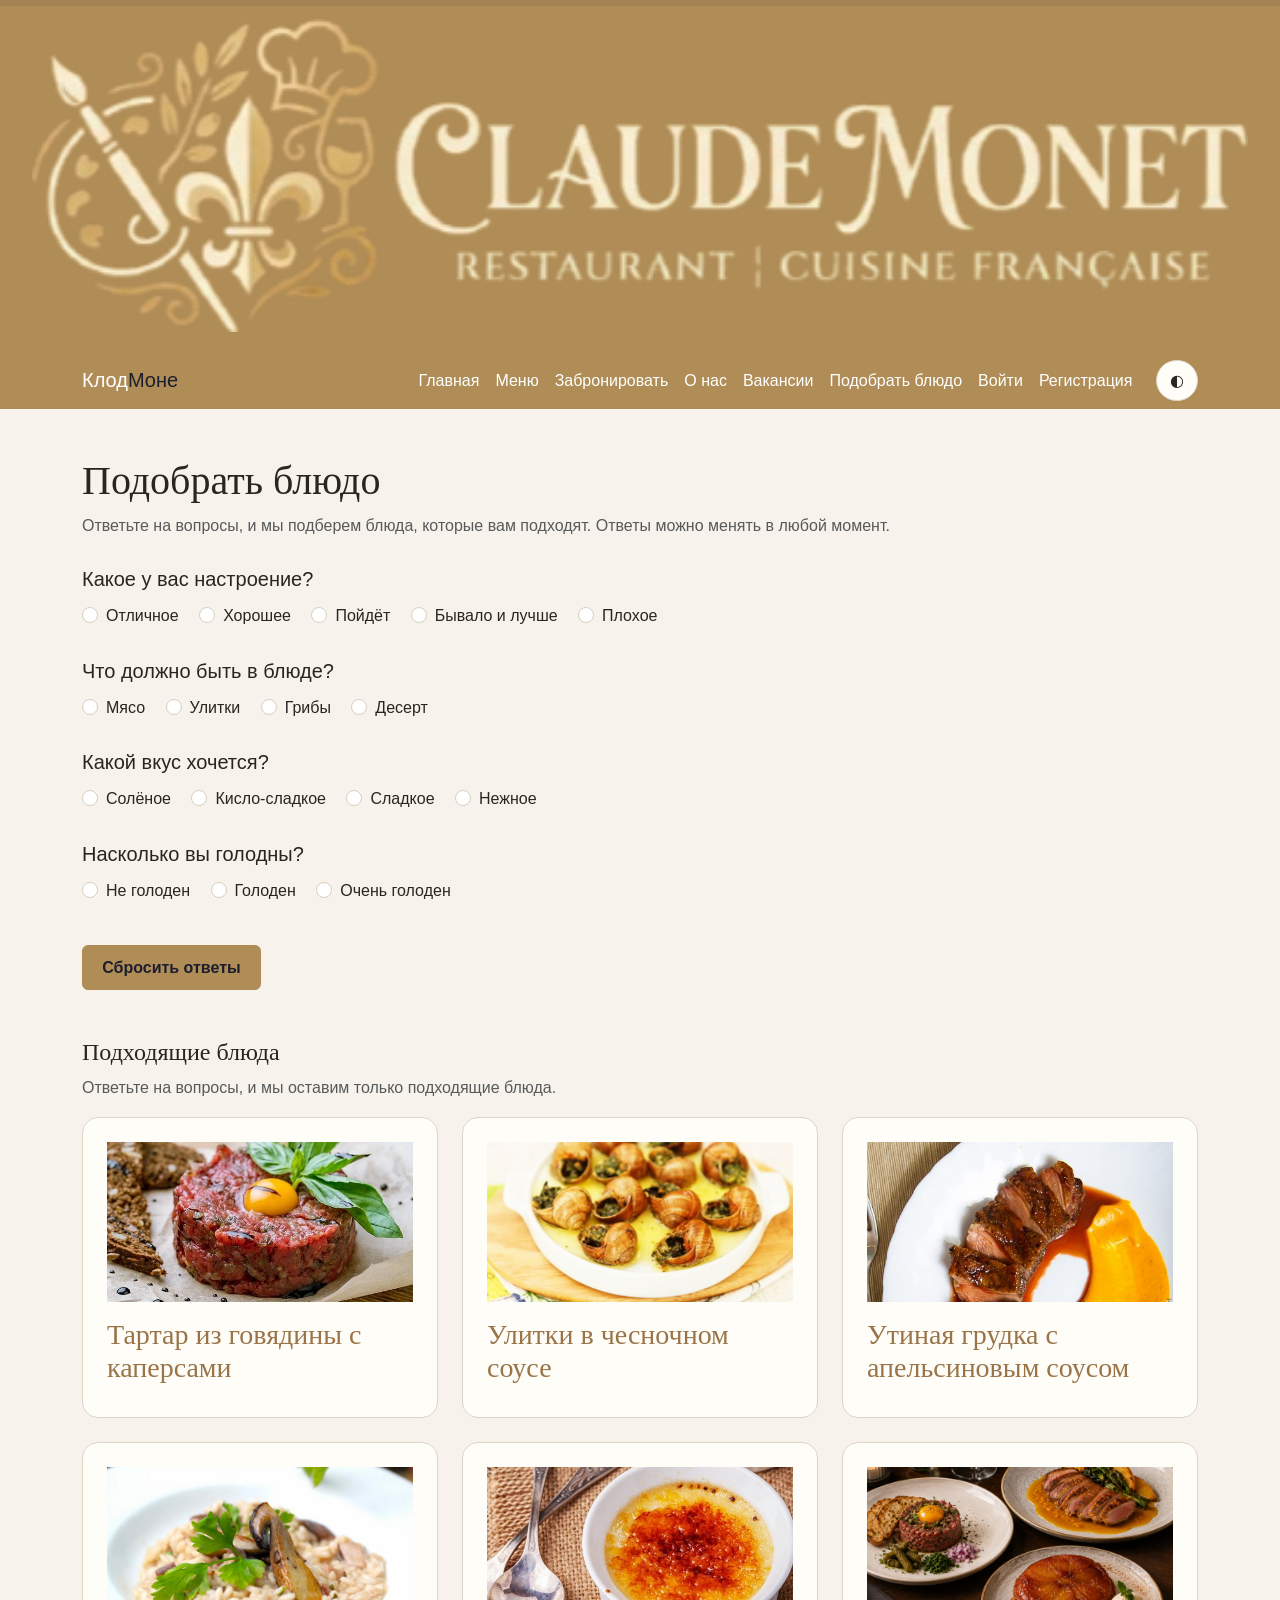
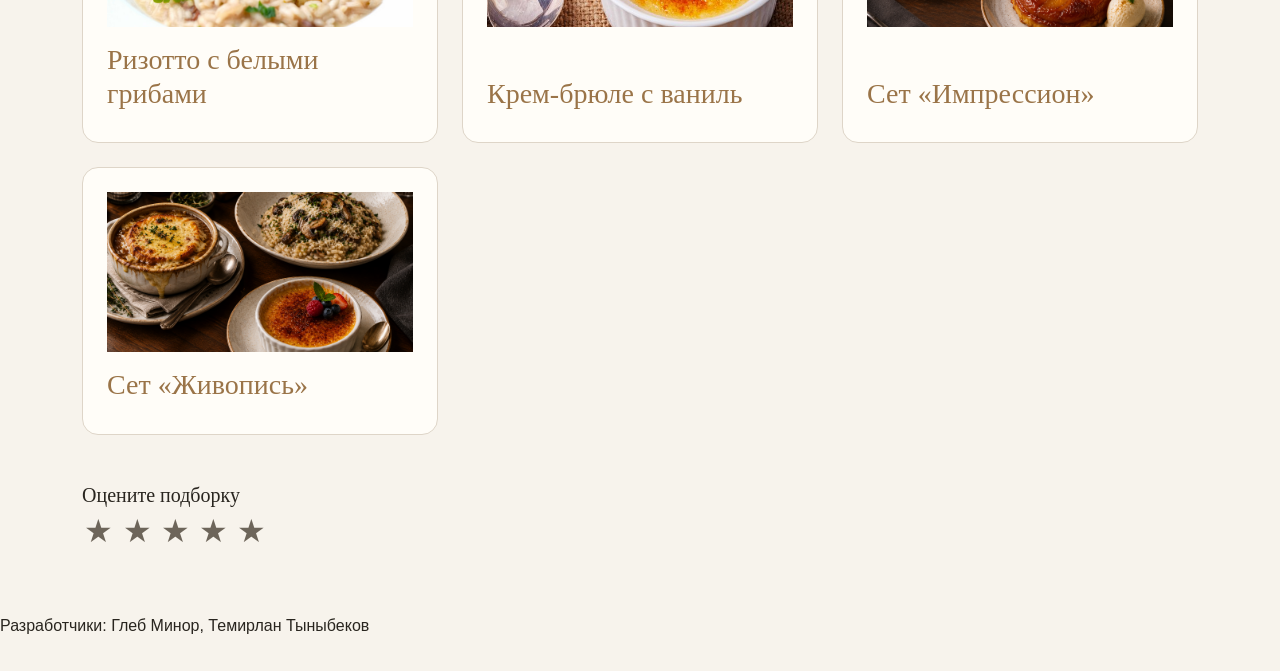
<file: pickdish.html>
<!DOCTYPE html>
<html lang="ru">

<head>
    <link rel="stylesheet" href="css/style.css">
    <meta charset="UTF-8">
    <meta name="viewport" content="width=device-width, initial-scale=1.0">  
    <title>Book a table</title>
    <link
        href="https://cdn.jsdelivr.net/npm/bootstrap@5.3.3/dist/css/bootstrap.min.css"
        rel="stylesheet">
    <link rel="stylesheet" href="css/style.css">
    
    <link
        rel="stylesheet"
        href="css/theme.css">
    <!--Автор страницы - Глеб-->

    <script src="https://code.jquery.com/jquery-3.7.1.min.js" defer></script>
    
    
<link rel="stylesheet" href="css/components.css"></head>

<body>
    <div id="progress-container">
        <div id="progress-bar"></div>
    </div>
    
    <header id="main-header">
        <img src="images/logo.png" class="logo">
    </header>

    <nav class="navbar navbar-expand-lg custom-background" id="nav">
        <div class="container">
            <a class="navbar-brand text-white" href="index.html">
                Клод<span id="diff-color-cpan">Моне</span>
            </a>

            <button
                class="navbar-toggler"
                type="button"
                data-bs-toggle="collapse"
                data-bs-target="#navbarNav"
                aria-controls="navbarNav"
                aria-expanded="false"
                aria-label="Toggle navigation">
                <span class="navbar-toggler-icon"></span>
            </button>

            <div class="collapse navbar-collapse" id="navbarNav">
                <div class="navbar-nav ms-auto">
                    <a class="nav-link text-white" href="index.html">
                        Главная
                    </a>
                    <a class="nav-link text-white" href="menu.html">
                        Меню
                    </a>
                    <a class="nav-link text-white" href="booking.html">
                        Забронировать
                    </a>
                    <a class="nav-link text-white" href="about.html">
                        О нас
                    </a>
                    <a class="nav-link text-white" href="join.html">
                        Вакансии
                    </a>
                    <a class="nav-link text-white" href="pickdish.html">
                        Подобрать блюдо
                    </a>
                    <a class="nav-link text-white" href="login.html">Войти</a>
                    <a class="nav-link text-white" href="signup.html">Регистрация</a>
                    <button id="theme-toggle" class="theme-btn ms-lg-3" type="button" aria-label="Сменить тему">
                        <img src="images/theme-button.png" alt="" class="theme-icon">
                    </button>
                </div>
            </div>
         </div>
    </nav>

    <main class="container my-5">

        <h1 class="mb-2">Подобрать блюдо</h1>
        <p class="text-body-secondary mb-4">
            Ответьте на вопросы, и мы подберем блюда, которые вам подходят.
            Ответы можно менять в любой момент.
        </p>

        <form novalidate id="quiz-form">

            <fieldset class="mb-4">
                <legend class="fs-5">Какое у вас настроение?</legend>

                <div class="form-check form-check-inline">
                    <input class="form-check-input" type="radio" name="mood" id="mood-great" value="great">
                    <label class="form-check-label" for="mood-great">Отличное</label>
                </div>

                <div class="form-check form-check-inline">
                    <input class="form-check-input" type="radio" name="mood" id="mood-good" value="good">
                    <label class="form-check-label" for="mood-good">Хорошее</label>
                </div>

                <div class="form-check form-check-inline">
                    <input class="form-check-input" type="radio" name="mood" id="mood-ok" value="ok">
                    <label class="form-check-label" for="mood-ok">Пойдёт</label>
                </div>

                <div class="form-check form-check-inline">
                    <input class="form-check-input" type="radio" name="mood" id="mood-meh" value="meh">
                    <label class="form-check-label" for="mood-meh">Бывало и лучше</label>
                </div>

                <div class="form-check form-check-inline">
                    <input class="form-check-input" type="radio" name="mood" id="mood-bad" value="bad">
                    <label class="form-check-label" for="mood-bad">Плохое</label>
                </div>
            </fieldset>
 
            <fieldset class="mb-4">
                <legend class="fs-5">Что должно быть в блюде?</legend>

                <div class="form-check form-check-inline">
                    <input class="form-check-input" type="radio" name="filling" id="filling-meat" value="meat">
                    <label class="form-check-label" for="filling-meat">Мясо</label>
                </div>

                <div class="form-check form-check-inline">
                    <input class="form-check-input" type="radio" name="filling" id="filling-snails" value="snails">
                    <label class="form-check-label" for="filling-snails">Улитки</label>
                </div>

                <div class="form-check form-check-inline">
                    <input class="form-check-input" type="radio" name="filling" id="filling-mushrooms" value="mushrooms">
                    <label class="form-check-label" for="filling-mushrooms">Грибы</label>
                </div>

                <div class="form-check form-check-inline">
                    <input class="form-check-input" type="radio" name="filling" id="filling-dessert" value="dessert">
                    <label class="form-check-label" for="filling-dessert">Десерт</label>
                </div>
            </fieldset>
 
            <fieldset class="mb-4">
                <legend class="fs-5">Какой вкус хочется?</legend>


                <div class="form-check form-check-inline">
                    <input class="form-check-input" type="radio" name="taste" id="taste-salty" value="salty">
                    <label class="form-check-label" for="taste-salty">Солёное</label>
                </div>

                <div class="form-check form-check-inline">
                    <input class="form-check-input" type="radio" name="taste" id="taste-tangy" value="tangy">
                    <label class="form-check-label" for="taste-tangy">Кисло-сладкое</label>
                </div>

                <div class="form-check form-check-inline">
                    <input class="form-check-input" type="radio" name="taste" id="taste-sweet" value="sweet">
                    <label class="form-check-label" for="taste-sweet">Сладкое</label>
                </div>

                <div class="form-check form-check-inline">
                    <input class="form-check-input" type="radio" name="taste" id="taste-soft" value="soft">
                    <label class="form-check-label" for="taste-soft">Нежное</label>
                </div>
            </fieldset>
 
            <fieldset class="mb-4">
                <legend class="fs-5">Насколько вы голодны?</legend>

                <div class="form-check form-check-inline">
                    <input class="form-check-input" type="radio" name="hunger" id="hunger-none" value="none">
                    <label class="form-check-label" for="hunger-none">Не голоден</label>
                </div>

                <div class="form-check form-check-inline">
                    <input class="form-check-input" type="radio" name="hunger" id="hunger-hungry" value="hungry">
                    <label class="form-check-label" for="hunger-hungry">Голоден</label>
                </div>

                <div class="form-check form-check-inline">
                    <input class="form-check-input" type="radio" name="hunger" id="hunger-very" value="very">
                    <label class="form-check-label" for="hunger-very">Очень голоден</label>
                </div>
            </fieldset>
 
            <button type="button" id="reset-btn" class="btn btn-outline-secondary">Сбросить ответы</button>

        </form>

        <section class="mt-5" aria-live="polite">
            <h2 class="h4" id="result-title">Подходящие блюда</h2>
            <p id="result-message" class="text-body-secondary"></p>

            <div class="card-grid" id="dish-list">
                <div class="card" data-id="1">
                    <img src="images/dish1.jpg" alt="Тартар из говядины с каперсами">
                    <h3><a href="menu.html">Тартар из говядины с каперсами</a></h3>
                </div>

                <div class="card" data-id="2">
                    <img src="images/dish3.jpg" alt="Улитки в чесночном соусе">
                    <h3><a href="menu.html">Улитки в чесночном соусе</a></h3>
                </div>

                <div class="card" data-id="3">
                    <img src="images/dish4.jpg" alt="Утиная грудка с апельсиновым соусом">
                    <h3><a href="menu.html">Утиная грудка с апельсиновым соусом</a></h3>
                </div>

                <div class="card" data-id="4">
                    <img src="images/dish6.jpg" alt="Ризотто с белыми грибами">
                    <h3><a href="menu.html">Ризотто с белыми грибами</a></h3>
                </div>

                <div class="card" data-id="5">
                    <img src="images/dish7.jpg" alt="Крем-брюле с ваниль">
                    <h3><a href="menu.html">Крем-брюле с ваниль</a></h3>
                </div>

                <div class="card" data-id="6">
                    <img src="images/set1.png" alt="Сет «Импрессион»">
                    <h3><a href="menu.html">Сет «Импрессион»</a></h3>
                </div>

                <div class="card" data-id="7">
                    <img src="images/set2.png" alt="Сет «Живопись»">
                    <h3><a href="menu.html">Сет «Живопись»</a></h3>
                </div>
            </div>

        </section>

        <section class="mt-5">
            <h2 class="h5">Оцените подборку</h2>

            <div id="stars" role="group" aria-label="Оценка от 1 до 5">
                <button type="button" class="star" data-value="1" aria-label="1 звезда">★</button>
                <button type="button" class="star" data-value="2" aria-label="2 звезды">★</button>
                <button type="button" class="star" data-value="3" aria-label="3 звезды">★</button>
                <button type="button" class="star" data-value="4" aria-label="4 звезды">★</button>
                <button type="button" class="star" data-value="5" aria-label="5 звёзд">★</button>
            </div>

            <p id="rating-message" class="fw-bold mt-2"></p>
        </section>

    </main>

    <footer class="py-3">
        <p>Разработчики: Глеб Минор, Темирлан Тыныбеков</p>
    </footer>

    <script
        src="https://cdn.jsdelivr.net/npm/bootstrap@5.3.3/dist/js/bootstrap.bundle.min.js"
        crossorigin="anonymous"></script>

    
    


<script src="js/theme.js" defer></script>
<script src="js/main.js" defer></script>
<script src="js/auth-nav.js" defer></script>

<script src="js/pickdish.js" defer></script>
</body>
</html>
</file>
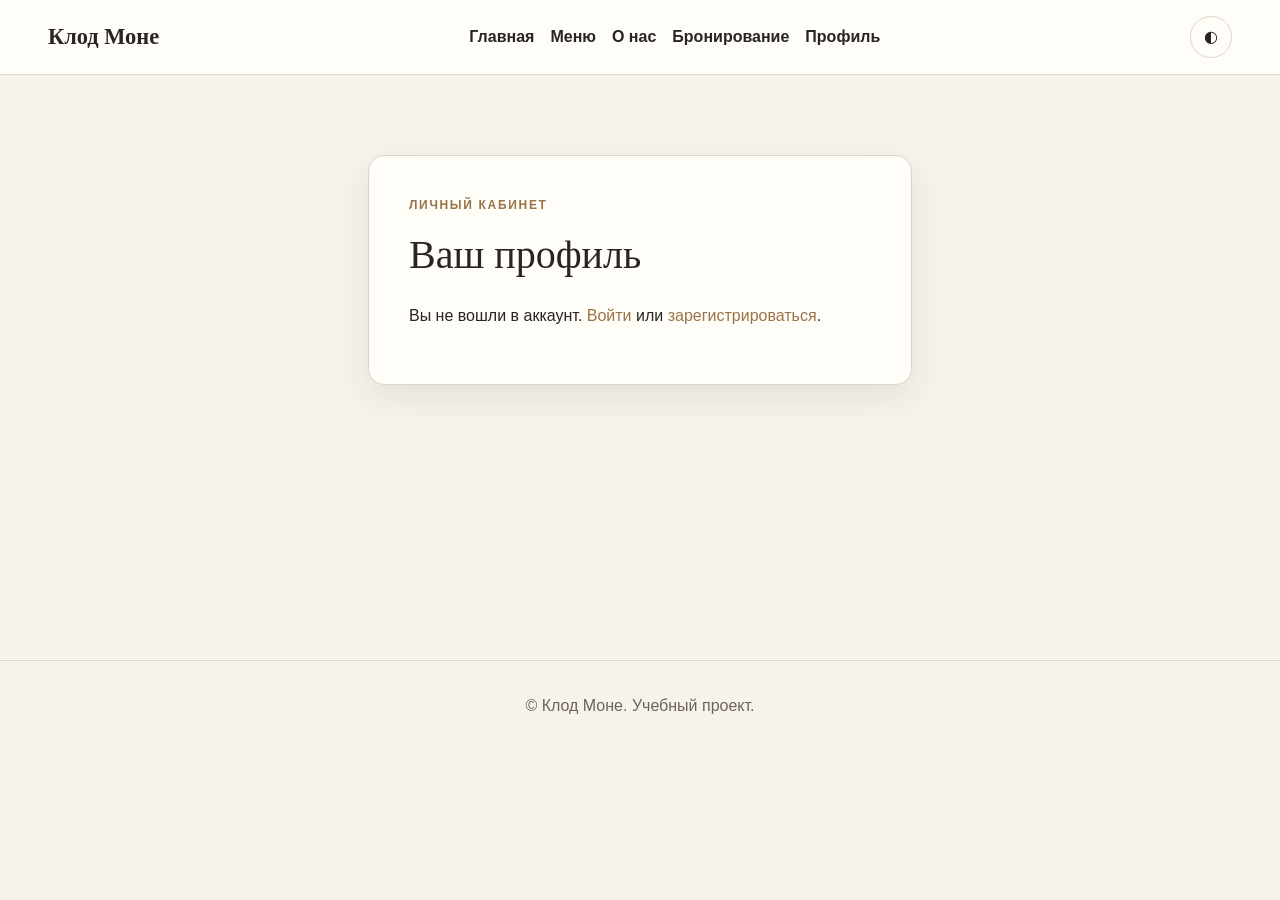
<file: profile.html>
<!doctype html>
<html lang="ru">
    <head>
        <meta charset="utf-8">
        <meta name="viewport" content="width=device-width, initial-scale=1">

        <title>Профиль — Клод Моне</title>
        <link href="https://cdn.jsdelivr.net/npm/bootstrap@5.3.3/dist/css/bootstrap.min.css" rel="stylesheet">
        <link rel="stylesheet" href="css/style.css">
        <link rel="stylesheet" href="css/theme.css">
        <link rel="stylesheet" href="css/components.css">
    </head>
    
    <body>
        <header class="site-header">
            <a class="brand" href="index.html">Клод Моне</a>
            <nav aria-label="Основная навигация">
                <a href="index.html">Главная</a>
                <a href="menu.html">Меню</a>
                <a href="about.html">О нас</a>
                <a href="booking.html">Бронирование</a>
                <a href="profile.html" id="profile-nav-link">Профиль</a>
            </nav>
            
            <button id="theme-toggle" class="theme-btn" type="button" aria-label="Переключить тему">◐</button>
        </header>

        <main class="auth-main container">
            <section class="auth-card profile-card">
                <p class="eyebrow">Личный кабинет</p>
                <h1>Ваш профиль</h1>

                <div id="profile-content">
                    <p id="profile-status" role="status">Проверяем авторизацию...</p>
                </div>

                <button id="logout-button" class="btn btn-secondary" type="button">Выйти</button>
            </section>
        </main>
        
        <footer class="site-footer">
            <p>© Клод Моне. Учебный проект.</p>
        </footer>

        <script src="js/theme.js" defer></script>
        <script src="js/main.js" defer></script>
        <script src="js/auth.js" defer></script>
        <script src="js/auth-nav.js" defer></script>
        <script src="js/profile.js" defer></script>
    </body>
</html>
</file>
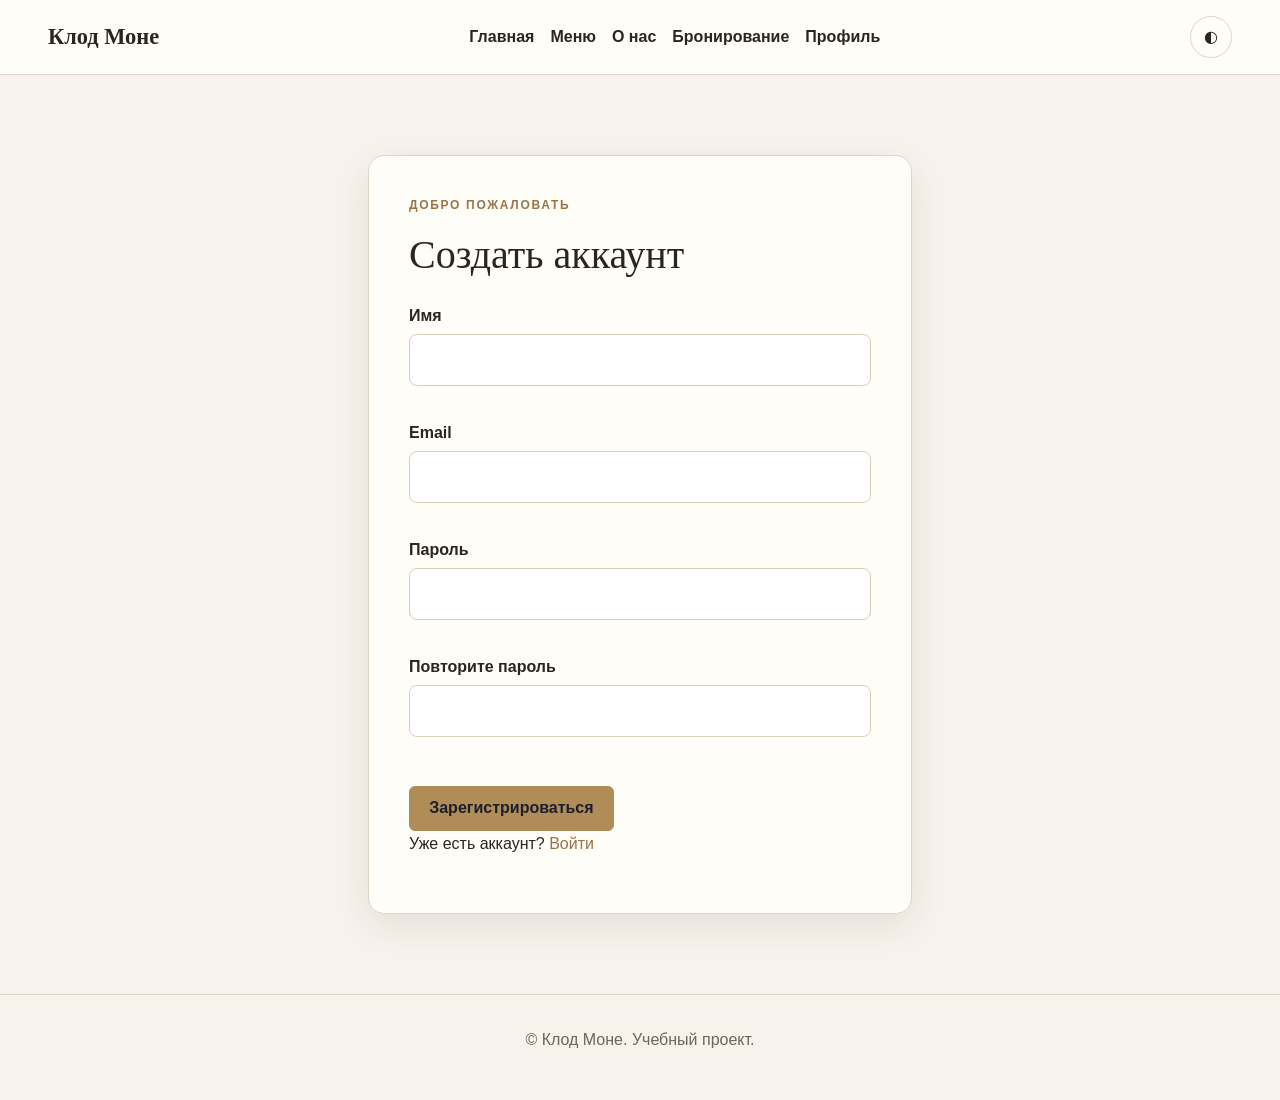
<file: signup.html>
<!doctype html>
<html lang="ru">
    <head>
        <meta charset="utf-8">
        <meta name="viewport" content="width=device-width, initial-scale=1">

        <title>Регистрация — Клод Моне</title>
        <link href="https://cdn.jsdelivr.net/npm/bootstrap@5.3.3/dist/css/bootstrap.min.css" rel="stylesheet">
        <link rel="stylesheet" href="css/style.css">
        <link rel="stylesheet" href="css/theme.css">
        <link rel="stylesheet" href="css/components.css">
    </head>
    
    <body>
        <header class="site-header">
            <a class="brand" href="index.html">Клод Моне</a>
            <nav aria-label="Основная навигация">
                <a href="index.html">Главная</a>
                <a href="menu.html">Меню</a>
                <a href="about.html">О нас</a>
                <a href="booking.html">Бронирование</a>
                <a href="profile.html" id="profile-nav-link">Профиль</a>
            </nav>
            <button id="theme-toggle" class="theme-btn" type="button" aria-label="Переключить тему">◐</button>
        
        </header>

        <main class="auth-main container">
            <section class="auth-card">
                <p class="eyebrow">Добро пожаловать</p>
                <h1>Создать аккаунт</h1>

                <form id="signup-form" novalidate>
                    <label for="signup-name">Имя</label>
                    <input id="signup-name" name="name" type="text" autocomplete="name">
                    <small class="field-error" id="signup-name-error"></small>

                    <label for="signup-email">Email</label>
                    <input id="signup-email" name="email" type="text" inputmode="email" autocomplete="email">
                    <small class="field-error" id="signup-email-error"></small>

                    <label for="signup-password">Пароль</label>
                    <input id="signup-password" name="password" type="password" autocomplete="new-password">
                    <small class="field-error" id="signup-password-error"></small>

                    <label for="signup-confirm">Повторите пароль</label>
                    <input id="signup-confirm" name="confirm" type="password" autocomplete="new-password">
                    <small class="field-error" id="signup-confirm-error"></small>

                    <p class="form-message" id="signup-message" role="status"></p>
                    <button class="btn" type="submit">Зарегистрироваться</button>

                </form>
                
                <p>Уже есть аккаунт? <a href="login.html">Войти</a></p>
            
            </section>
        </main>
        
        <footer class="site-footer">
            <p>© Клод Моне. Учебный проект.</p>
        </footer>

        <script src="js/theme.js" defer></script>
        <script src="js/main.js" defer></script>
        <script src="js/auth.js" defer></script>
        <script src="js/auth-nav.js" defer></script>
    </body>
</html>
</file>
<file: css/style.css>
/* Temirlan's page styles */
body {
    font-family: Arial, sans-serif;
    line-height: 1.6;
}

h1, h2, h3 {
    font-family: Georgia, serif;
}

a {
    text-decoration: none;
}

.menu-item {
    display:flex;
    justify-content: space-between;
    padding: 0.7rem 0;
}
.price {
  font-weight: bold;
}
.menu-category h2 {
  text-transform: uppercase;
  letter-spacing: 1px;
  font-size: 1.1rem;
}
#main-header {
    padding: 1.2rem 2rem;
    display: flex;
    justify-content: space-between;
    align-items: center;
    margin: 0;
}
.shapka {
    font-family: Georgia, serif;
    font-size: 1.6rem;
}

.nav-menu {
    display:flex;
    gap: 1.6rem;
    list-style: none;
}

.lasagna {
    width: 960px;
    height: 960px;
    border-radius: 50%;
    object-fit: cover;
    display:block;
    margin:2rem auto ;
}
img {
    width: 100%;
    height: auto;
    
}
table {
  width: 100%;
  border-collapse: collapse;
  margin-top: 1.5rem;
}

table th,
table td {
  padding: 0.7rem 0.9rem;
  text-align: left;
}

.address {
  text-align: right;
  font-size: 0.85rem;
  margin-top: 0.5rem;
}

/* второй асик */
.card-grid {
  display: grid;
  grid-template-columns: repeat(3, minmax(0, 1fr));
  gap: 1.5rem;
}

.card {
  display: flex;
  flex-direction: column;
  justify-content: space-between;
  padding: 1.5rem;
  transition: transform 0.2s ease, box-shadow 0.2s ease;
}

.card img {
  width: 100%;
  height: 160px;
  object-fit: cover;
  margin-bottom: 1rem;
}

.card:hover {
  transform: translateY(-4px);
}

.btn {
  display: inline-block;
  margin-top: 1rem;
  padding: 0.6rem 1.2rem;
  text-decoration: none;
  text-align: center;
  font-weight: bold;
}
.gallery {
  width: 100%;
}

.gallery-item {
  position: relative;
  overflow: hidden;
}

.gallery-item img {
  width: 100%;
  height: 180px;
  object-fit: cover;
  display: block;
}

.gallery-item .caption {
  position: absolute;
  bottom: 0;
  left: 0;
  right: 0;
  padding: 0.5rem;
  text-align: center;
  font-size: 0.9rem;
  opacity: 0;
  transition: opacity 0.2s ease;
}

.gallery-item:hover .caption {
  opacity: 1;
}

/* assignment 3*/
.responsive-title {
  font-size: 2.5rem;
}

.responsive-subtitle {
  font-size: 1.75rem;
}

.responsive-text {
  font-size: 1rem;
}

/* Tablet */
@media (max-width: 991.98px) {
  .responsive-title {
    font-size: 2.1rem;
  }

  .responsive-subtitle {
    font-size: 1.5rem;
  }

  .responsive-text {
    font-size: 0.95rem;
  }

  .card-grid {
    grid-template-columns: repeat(2, minmax(0, 1fr));
  }
}

/* Mobile */
@media (max-width: 767.98px) {
  .responsive-title {
    font-size: 1.7rem;
  }

  .responsive-subtitle {
    font-size: 1.3rem;
  }

  .responsive-text {
    font-size: 0.9rem;
  }

  .card-grid {
    grid-template-columns: 1fr;
  }

  .card {
    padding: 1rem;
  }
}

/* Gleb's page styles */

#application-form {
  border-radius: 20px;
  width: 600px;
  padding: 2rem;
  padding-top: 1rem;
  margin: 0 auto;
  
}

#application-form h2 {
  text-align: center;
  margin-top: 0;

}

#application-form input,
#application-form textarea,
#application-form select {
  width: 100%;
  padding: 0.5rem;
  margin-bottom: 1rem;
  border-radius: 4px;
}

#application-form button {
  padding: 0.7rem 1.5rem;
  border: none;
  border-radius: 4px;
  cursor: pointer;
  display: block;
  margin: 0 auto;
  text-decoration: underline;
  font-weight: bold;
}

.apply {
  text-align: center;
}

.meme {
  width: 100%;
  display: block;
  margin: 0 auto;
}

.vacancies-title {
  font-weight: bold;
  text-align: center;
}

.vacancies th, .vacancies td {
  text-align: center;
}

.vacancies {
  width: auto;
  margin: 0 auto;
}

.whyus {
  margin: 0 auto;
  width: 75%;
  padding: 1rem;
  padding-top: 0rem;
  padding-bottom: 0rem;
  border-radius: 10px;
}

.about {
  max-width: 1100px;
  margin: 0 auto;
  padding: 3rem 2rem;
}

.about h1 {
  padding-bottom: 0.5rem;
}

.about h2 {
  margin-bottom: 0.5rem;
}

.left {
  display: flex;
  flex-direction: row;
  justify-content: space-between;
  align-items: center;
}

.no-border {
  border-top: none;
}

.right {
  display: flex;
  flex-direction: row-reverse;
  justify-content: space-between;
  align-items: center;
}

.left img, .right img {
  width: 200px;
  height: auto;
  border-radius: 50%;
  margin: 1rem;
}

.left p, .right p {
  width: 50rem;
}

/* 2nd assignment */

.layout {
  display: grid;
  grid-template-columns: 750px 1fr;
  grid-template-rows: auto auto auto 1fr auto;

  grid-template-areas:
    "header header"
    "navbar navbar"
    "apply apply"
    "whyus content"
    "footer footer";

  min-height: 100vh;
  gap: 0px;
}

#main-header {
  grid-area: header;
}

#nav {
  grid-area: navbar;
}

.apply {
  grid-area: apply;
}

.whyus {
  grid-area: whyus;
}

content {
  grid-area: content;
}

footer {
  grid-area: footer;
}

.review {
  display: flex;
  flex: 1;
  gap: 10px;
  height: 500px;
  margin: 0 auto;
}

.call {
  padding: 0.7rem 1.5rem;
  border: none;
  border-radius: 4px;
  cursor: pointer;
  display: block;
  margin: 0 auto;
}

.review .review-card .profile {
  display: block;
  margin: 0 auto;
  border-radius: 20%;
  width: 200px;
  height: auto;
}

.review .review-card {
  display: flex;
  flex: 1;
  flex-direction: column;
  border: 3px solid transparent;
  transition: border-color 0.2s ease;
  padding: 10px;
  justify-content: center;
  width: 30%;
}

.review .review-card .text {
  flex: 1;
}

/* accordion */

.accordion {
  max-width: 800px;
  margin-top: 1.5rem;
}

.accordion-question {
  width: 100%;
  display: flex;
  justify-content: space-between;
  align-items: center;
  padding: 1rem 0;
  background: none;
  border: none;
  font-family: Georgia, serif;
  font-size: 1.1rem;
  text-align: left;
  cursor: pointer;
}

.accordion-question::after {
  content: "+";
  font-size: 1.4rem;
}

.accordion-item.open .accordion-question::after {
  content: "−";
}

.accordion-answer {
  max-height: 0;
  overflow: hidden;
  transition: max-height 0.3s ease;
}

.accordion-answer p {
  padding-bottom: 1rem;
}

/* popup */
#open-popup {
  border: none;
  margin-bottom: 2rem;
}

.popup-overlay {
  display: none;
  position: fixed;
  top: 0;
  left: 0;
  width: 100%;
  height: 100%;
  justify-content: center;
  align-items: center;
  z-index: 100;
}

.popup-overlay.show {
  display: flex;
}

.popup-content {
  position: relative;
  width: 90%;
  max-width: 400px;
  padding: 2rem;
}

.popup-close {
  position: absolute;
  top: 0.5rem;
  right: 0.8rem;
  background: none;
  border: none;
  font-size: 1.8rem;
  cursor: pointer;
}

#booking-form label {
  display: block;
  margin-top: 1rem;
}

#booking-form input {
  width: 100%;
  padding: 0.6rem;
}

#booking-form input:focus {
  outline: none;
}

#booking-form .btn {
  width: 100%;
  margin-top: 1.5rem;
  border: none;
  cursor: pointer;
}
/* 3rd assignment */

/* Navbar/header */

.theme-btn {
  width: 40px;
  height: 40px;
  padding: 0;
  border-radius: 50%;
  background: transparent;
  cursor: pointer;

  display: flex;
  align-items: center;
  justify-content: center;

  transition: background-color 0.3s, transform 0.2s;
}

.theme-btn:active {
  transform: scale(0.92);
}

.theme-icon {
  width: 20px;
  height: 20px;
  object-fit: contain;
}

#datetime {
  text-align: center;
}

.error {
    font-size: 14px;
    margin-top: 4px;
}

#form-success {
    margin-top: 10px;
}

.form-check-input {
  width: 1em !important;
}

#stars .star {
  all: unset;
  cursor: pointer;
  font-size: 2rem;
  line-height: 1;
  padding: 0 0.15rem;
}

#stars .star:focus-visible {
  outline: 3px solid var(--bs-warning);
  outline-offset: 2px;
}


/* Assignment 5 — Task 3: animations and interactive buttons */

.offer-button {
    margin-top: 10px;
    padding: 10px 16px;
    border: none;
    border-radius: 6px;
    background-color: #8b6b4a;
    color: white;
    cursor: pointer;
    transition: background-color 0.3s, transform 0.3s;
}

.offer-button:hover {
    background-color: #65482f;
    transform: scale(1.05);
}

.offer-selected {
    animation: offerPulse 0.5s ease;
}

/* assignment 5 */

@keyframes offerPulse {
    0% {
        transform: scale(1);
    }

    50% {
        transform: scale(1.04);
    }

    100% {
        transform: scale(1);
    }
}

/* for live filter */
.search-wrap { position: relative; max-width: 500px; margin: 1.5rem 0; }
.search-input { width: 100%; padding: .7rem 1rem; border: 2px solid #d8d0bd; border-radius: 4px; background: #fff; font-size: 1rem; }
.search-input:focus { outline: none; border-color: #b08d57; }
.no-results { display: none; color: #7a2e2e; font-style: italic; }

/* autocomplete */
.suggestions { display: none; position: absolute; top: 100%; left: 0; right: 0; margin: 0; padding: 0; list-style: none; background: #fff; border: 1px solid #d8d0bd; border-top: none; z-index: 50; }
.suggestions li { padding: .6rem 1rem; cursor: pointer; }
.suggestions li:hover { background: #efe9db; }

/* highlight */
mark.hl { background: #b08d57; color: #1c1e2e; padding: 0 2px; border-radius: 2px; }

/* lazy loading */
.gallery-item { background-color: #efe9db; }
img.lazy { opacity: 0; transition: opacity .5s ease; }
img.lazy.loaded { opacity: 1; }

#progress-container {
  position: fixed;
  top: 0;
  left: 0;
  width: 100%;
  height: 6px;
  z-index: 9999;
  background: var(--progress-track);
}

#progress-bar {
  height: 100%;
  width: 0%;
  background: var(--progress-color);
  border-radius: 0 6px 6px 0;
  box-shadow: 0 0 10px var(--progress-glow);
  transition: width 0.1s ease-out;
}

.spinner {
  display: none;
  width: 14px;
  height: 14px;
  margin-right: 8px;
  border: 2px solid var(--spinner-track);
  border-top-color: var(--spinner-color);
  border-radius: 50%;
  vertical-align: middle;
  animation: spin 0.8s linear infinite;
}

#submit-btn.loading .spinner {
  display: inline-block;
}

#submit-btn:disabled {
  background: var(--btn-disabled-bg);
  cursor: not-allowed;
}

@keyframes spin {
  to { transform: rotate(360deg); }
}

#toast-container {
  position: fixed;
  bottom: 24px;
  right: 24px;
  z-index: 10000;
  display: flex;
  flex-direction: column;
  gap: 10px;
}

.toast {
  display: none;
  padding: 12px 20px;
  background: var(--toast-bg);
  color: var(--toast-text);
  border-left: 4px solid var(--toast-border);
  border-radius: 6px;
  box-shadow: 0 4px 12px rgba(0, 0, 0, 0.25);
}

.copy-btn {
  position: relative;
  padding: 4px 8px;
  border: none;
  border-radius: 6px;
  background: var(--copy-btn-bg);
  color: var(--copy-btn-color);
  cursor: pointer;
  font-size: 14px;
}

.copy-btn:hover {
  background: var(--copy-btn-hover);
}

.copy-btn.copied {
  color: var(--copy-success);
}

.copy-btn::after {
  content: "Скопировано!";
  position: absolute;
  bottom: calc(100% + 6px);
  left: 50%;
  transform: translateX(-50%);
  padding: 4px 8px;
  border-radius: 6px;
  background: var(--tooltip-bg);
  color: var(--tooltip-text);
  font-size: 13px;
  white-space: nowrap;
  opacity: 0;
  pointer-events: none;
  transition: opacity 0.2s;
}

.copy-btn.copied::after {
  opacity: 1;
}
</file>
<file: css/theme.css>
/* Claude Monet restaurant: real color themes (no page-wide inversion filter). */
:root {
  color-scheme: light;
  --site-bg: #f7f3ec;
  --site-surface: #fffdf8;
  --site-surface-soft: #efe9db;
  --site-text: #29251f;
  --site-muted: #6d655a;
  --site-line: #d8d0bd;
  --site-accent: #b08d57;
  --site-accent-text: #1c1e2e;
  --site-input: #ffffff;
  --site-shadow: 0 8px 24px rgba(35, 28, 18, .10);
}

html.dark {
  color-scheme: dark;
  --site-bg: #17191d;
  --site-surface: #22262c;
  --site-surface-soft: #2b3038;
  --site-text: #f1eee8;
  --site-muted: #c0b9ad;
  --site-line: #454b55;
  --site-accent: #c6a16a;
  --site-accent-text: #17191d;
  --site-input: #1c2026;
  --site-shadow: 0 10px 28px rgba(0, 0, 0, .32);
}

html, body { background: var(--site-bg); color: var(--site-text); }
body { transition: background-color .25s ease, color .25s ease; }
body, main, section, article, .container { color: var(--site-text); }
p, li, label, small, .responsive-text { color: inherit; }
.text-dark { color: var(--site-text) !important; }
.bg-white, .bg-light { background-color: var(--site-surface) !important; color: var(--site-text) !important; }
a { color: var(--site-accent); }
a:hover { color: var(--site-text); }

/* Main restaurant header and navigation keep the gold brand color in both modes. */
#main-header { background: var(--site-accent); }
.custom-background { background-color: #b08d57 !important; }
#diff-color-cpan { color: #1c1e2e; }
.navbar .navbar-toggler { border-color: rgba(28, 30, 46, .45); }
.navbar .navbar-toggler-icon { filter: none; }
.theme-btn { border: 2px solid rgba(255,255,255,.8); color: #fff; }
.theme-btn:hover { background: rgba(255,255,255,.15); }
.theme-icon { filter: none !important; }

/* Surfaces and content blocks. */
.menu-category, .gallery-item, .card, .review-card, .whyus,
.left, .right, .accordion-item, .api-dish, .auth-card,
.popup-content, #application-form, .table-responsive {
  background-color: var(--site-surface);
  color: var(--site-text);
  border-color: var(--site-line);
}
.menu-item, .accordion-item, .about h2 { border-color: var(--site-line); }
.menu-category h2, .about h1 { border-color: var(--site-accent); }
.menu-item, .menu-category li, .menu-category p, .menu-category span,
table, table td, .accordion-answer, .about, .review-card { color: var(--site-text); }
.price, .address { color: var(--site-accent); }

/* Tables and forms. */
table { background: var(--site-surface); color: var(--site-text); }
table th, table td { border-color: var(--site-line); }
table th { background: var(--site-accent); color: var(--site-accent-text); }
table tr:nth-child(even) { background: var(--site-surface-soft); }
input, textarea, select, .form-control, .form-select, .search-input,
#booking-form input, #application-form input, #application-form textarea,
#application-form select, .auth-card input {
  background-color: var(--site-input) !important;
  color: var(--site-text) !important;
  border-color: var(--site-line) !important;
}
input::placeholder, textarea::placeholder, .search-input::placeholder { color: var(--site-muted); opacity: 1; }
input:focus, textarea:focus, select:focus, .form-control:focus, .form-select:focus {
  border-color: var(--site-accent) !important;
  box-shadow: 0 0 0 .2rem color-mix(in srgb, var(--site-accent) 22%, transparent) !important;
}
.search-input:focus { outline: none; }
.suggestions { background: var(--site-surface); color: var(--site-text); border-color: var(--site-line); }
.suggestions li:hover { background: var(--site-surface-soft); }
.no-results, .field-error, .error { color: #dc6464; }

/* Buttons and interactive panels. */
.btn, #open-popup, #application-form button, .call, .offer-button {
  background-color: var(--site-accent);
  color: var(--site-accent-text);
  border-color: var(--site-accent);
}
.btn:hover, #open-popup:hover, #application-form button:hover, .offer-button:hover {
  background-color: color-mix(in srgb, var(--site-accent) 85%, #000);
  color: var(--site-accent-text);
}
.popup-overlay { background-color: rgba(0,0,0,.68); }
.popup-close { color: var(--site-text); }
.gallery-item { background-color: var(--site-surface-soft); }
.gallery-item .caption { background: rgba(20, 22, 27, .86); color: #fff; }

/* Legacy theme tokens used by progress, toast and helper UI. */
:root {
  --progress-track: rgba(92, 64, 51, .12);
  --progress-color: #8b5a2b;
  --progress-glow: rgba(139, 90, 43, .45);
  --spinner-color: #f5ebe0;
  --spinner-track: rgba(245, 235, 224, .35);
  --btn-disabled-bg: #a68a6d;
  --toast-bg: #5c4033;
  --toast-text: #f5ebe0;
  --toast-border: #c19a6b;
  --copy-btn-bg: #e8d9c5;
  --copy-btn-color: #5c4033;
  --copy-btn-hover: #d9b99b;
  --copy-success: #4a7c3a;
  --tooltip-bg: #5c4033;
  --tooltip-text: #f5ebe0;
}
html.dark {
  --progress-track: rgba(255,255,255,.12);
  --progress-color: #c6a16a;
  --progress-glow: rgba(198,161,106,.45);
  --spinner-color: #c6a16a;
  --spinner-track: rgba(198,161,106,.25);
  --btn-disabled-bg: #55504a;
  --toast-bg: #22262c;
  --toast-text: #f1eee8;
  --toast-border: #c6a16a;
  --copy-btn-bg: #343a43;
  --copy-btn-color: #f1eee8;
  --copy-btn-hover: #454b55;
  --tooltip-bg: #22262c;
  --tooltip-text: #f1eee8;
}

#stars .star.active { color: var(--bs-warning); }
#stars .star { color: var(--site-muted); }
#form-success { color: #198754; }


/* Consistent light/dark palette overrides for legacy and Bootstrap components. */
:root {
  --site-bg: #f7f3ec; --site-surface: #fffdf8; --site-surface-soft: #efe9db;
  --site-text: #29251f; --site-muted: #6d655a; --site-line: #d8d0bd;
  --site-input: #ffffff; --site-accent: #b08d57; --site-accent-text: #1c1e2e;
}
html.dark {
  color-scheme: dark;
  --site-bg: #17191d; --site-surface: #22262c; --site-surface-soft: #2b3038;
  --site-text: #f1eee8; --site-muted: #c0b9ad; --site-line: #454b55;
  --site-input: #1c2026; --site-accent: #c6a16a; --site-accent-text: #17191d;
}
html, body { background-color: var(--site-bg) !important; color: var(--site-text); }
html.dark body, html.dark main, html.dark section, html.dark article, html.dark aside,
html.dark .container, html.dark .container-fluid { color: var(--site-text); }
html.dark .bg-white, html.dark .bg-light, html.dark .bg-body, html.dark .bg-body-tertiary,
html.dark .card, html.dark .list-group-item, html.dark .dropdown-menu,
html.dark .modal-content, html.dark .offcanvas, html.dark .accordion-item,
html.dark .table, html.dark .table-responsive, html.dark .menu-category,
html.dark .gallery-item, html.dark .review-card, html.dark .whyus,
html.dark .left, html.dark .right, html.dark .popup-content, html.dark #application-form,
html.dark .auth-card, html.dark .suggestions {
  background-color: var(--site-surface) !important; color: var(--site-text) !important;
  border-color: var(--site-line) !important;
}
html.dark .menu-category h2, html.dark .menu-item, html.dark .menu-category li,
html.dark .menu-category p, html.dark .menu-category span, html.dark table,
html.dark table td, html.dark .accordion-answer, html.dark .about,
html.dark .responsive-text, html.dark .responsive-title, html.dark .responsive-subtitle,
html.dark label, html.dark p, html.dark li { color: var(--site-text); }
html.dark .table, html.dark table { --bs-table-bg: var(--site-surface); --bs-table-color: var(--site-text);
  --bs-table-striped-bg: var(--site-surface-soft); --bs-table-striped-color: var(--site-text);
  border-color: var(--site-line); }
html.dark .table thead th, html.dark table th { background: var(--site-accent) !important; color: var(--site-accent-text) !important; }
html.dark input, html.dark textarea, html.dark select, html.dark .form-control,
html.dark .form-select, html.dark .search-input { background: var(--site-input) !important;
  color: var(--site-text) !important; border-color: var(--site-line) !important; }
html.dark input::placeholder, html.dark textarea::placeholder { color: var(--site-muted) !important; }
html.dark .text-dark { color: var(--site-text) !important; }
html.dark .text-muted { color: var(--site-muted) !important; }
html.dark .border, html.dark .border-top, html.dark .border-bottom { border-color: var(--site-line) !important; }
html.dark .navbar .navbar-nav .nav-link { color: #fff !important; }
html.dark .custom-background, html.dark #main-header { background-color: #9b784d !important; }
html.dark .gallery-item { background-color: var(--site-surface-soft) !important; }
html.dark .gallery-item img { opacity: 1 !important; filter: none !important; }
html.dark img, html.dark video { filter: none !important; }
.gallery-item img { display: block; width: 100%; height: 220px; object-fit: cover; opacity: 1; }
.gallery-item { height: 100%; border: 1px solid var(--site-line); border-radius: .75rem; overflow: hidden; box-shadow: var(--site-shadow); }
.gallery-item .caption { opacity: 1; position: static; display: block; background: var(--site-surface); color: var(--site-text); padding: .7rem; }
</file>
<file: css/components.css>
:root {
    --page-bg: #f7f3ec;
    --surface: #fffdf8;
    --text: #29251f;
    --muted: #6d655a;
    --accent: #9a7448;
    --accent-contrast: #fff;
    --line: #ded5c8;
    --shadow: 0 12px 35px rgba(40, 30, 20, .09);
}

:root.dark {
    --page-bg: #171716;
    --surface: #242321;
    --text: #f4eee5;
    --muted: #c1b7aa;
    --accent: #c69a65;
    --accent-contrast: #17130e;
    --line: #48433c;
    --shadow: 0 12px 35px rgba(0, 0, 0, .28);
}

html {
    scroll-behavior: smooth;
}

body {
    background: var(--page-bg);
    color: var(--text);
    transition: background .25s, color .25s;
}

a {
    color: var(--accent);
}

img {
    max-width: 100%;
    height: auto;
}

button,
.btn {
    transition: transform .2s, box-shadow .2s, background .2s;
}

button:hover,
.btn:hover {
    transform: translateY(-2px);
    box-shadow: var(--shadow);
}

:focus-visible {
    outline: 3px solid var(--accent);
    outline-offset: 3px;
}

.card,
.auth-card,
.api-dish {
    background: var(--surface);
    color: var(--text);
    border: 1px solid var(--line);
    border-radius: 1rem;
}

.auth-main {
    min-height: 65vh;
    padding-block: 3rem;
}

.auth-card {
    max-width: 34rem;
    margin: 2rem auto;
    padding: clamp(1.25rem, 4vw, 2.5rem);
    box-shadow: var(--shadow);
}

.auth-card h1 {
    margin-bottom: 1.5rem;
}

.auth-card label {
    display: block;
    margin: .9rem 0 .35rem;
    font-weight: 600;
}

.auth-card input {
    width: 100%;
    padding: .75rem;
    border: 1px solid var(--line);
    border-radius: .5rem;
    background: var(--page-bg);
    color: var(--text);
}

.field-error,
.error {
    display: block;
    color: #c0392b;
    min-height: 1.25rem;
}

.input-error {
    border-color: #c0392b !important;
}

.form-message,
.status-message {
    margin: .8rem 0;
    color: var(--muted);
}

.site-header {
    display: flex;
    align-items: center;
    justify-content: space-between;
    gap: 1rem;
    padding: 1rem clamp(1rem, 4vw, 3rem);
    background: var(--surface);
    border-bottom: 1px solid var(--line);
}

.site-header nav {
    display: flex;
    flex-wrap: wrap;
    gap: 1rem;
}

.site-header nav a,
.brand {
    text-decoration: none;
    color: var(--text);
    font-weight: 600;
}

.brand {
    font-family: Georgia, serif;
    font-size: 1.4rem;
}

.site-footer {
    padding: 2rem;
    text-align: center;
    color: var(--muted);
    border-top: 1px solid var(--line);
}

.theme-btn {
    border: 1px solid var(--line);
    background: var(--surface);
    color: var(--text);
    border-radius: 50%;
    width: 2.6rem;
    height: 2.6rem;
}

.api-section {
    padding: 2rem 0;
}

.section-heading {
    margin-bottom: 1.5rem;
}

.eyebrow {
    text-transform: uppercase;
    letter-spacing: .14em;
    font-size: .75rem;
    color: var(--accent);
    font-weight: 700;
}

.api-dish {
    display: grid;
    grid-template-columns: minmax(0, 1fr) minmax(0, 1fr);
    gap: 1.5rem;
    padding: 1rem;
    align-items: center;
}

.api-dish img {
    width: 100%;
    max-height: 22rem;
    object-fit: cover;
    border-radius: .75rem;
}

.api-dish[hidden] {
    display: none !important;
}

.api-dish .btn {
    margin: .4rem;
}

#menu-search {
    max-width: 36rem;
}

.menu-hidden {
    display: none !important;
}

@media (max-width: 700px) {
    .site-header {
        align-items: flex-start;
        flex-wrap: wrap;
    }

    .site-header nav {
        order: 3;
        width: 100%;
        gap: .65rem;
    }

    .api-dish {
        grid-template-columns: 1fr;
    }

    .card-grid {
        grid-template-columns: 1fr !important;
    }

    .lasagna {
        width: min(90vw, 32rem);
        height: auto;
        aspect-ratio: 1;
    }
}

@media (prefers-reduced-motion: reduce) {
    *,
    *::before,
    *::after {
        scroll-behavior: auto !important;
        animation-duration: .01ms !important;
        transition-duration: .01ms !important;
    }
}
</file>
